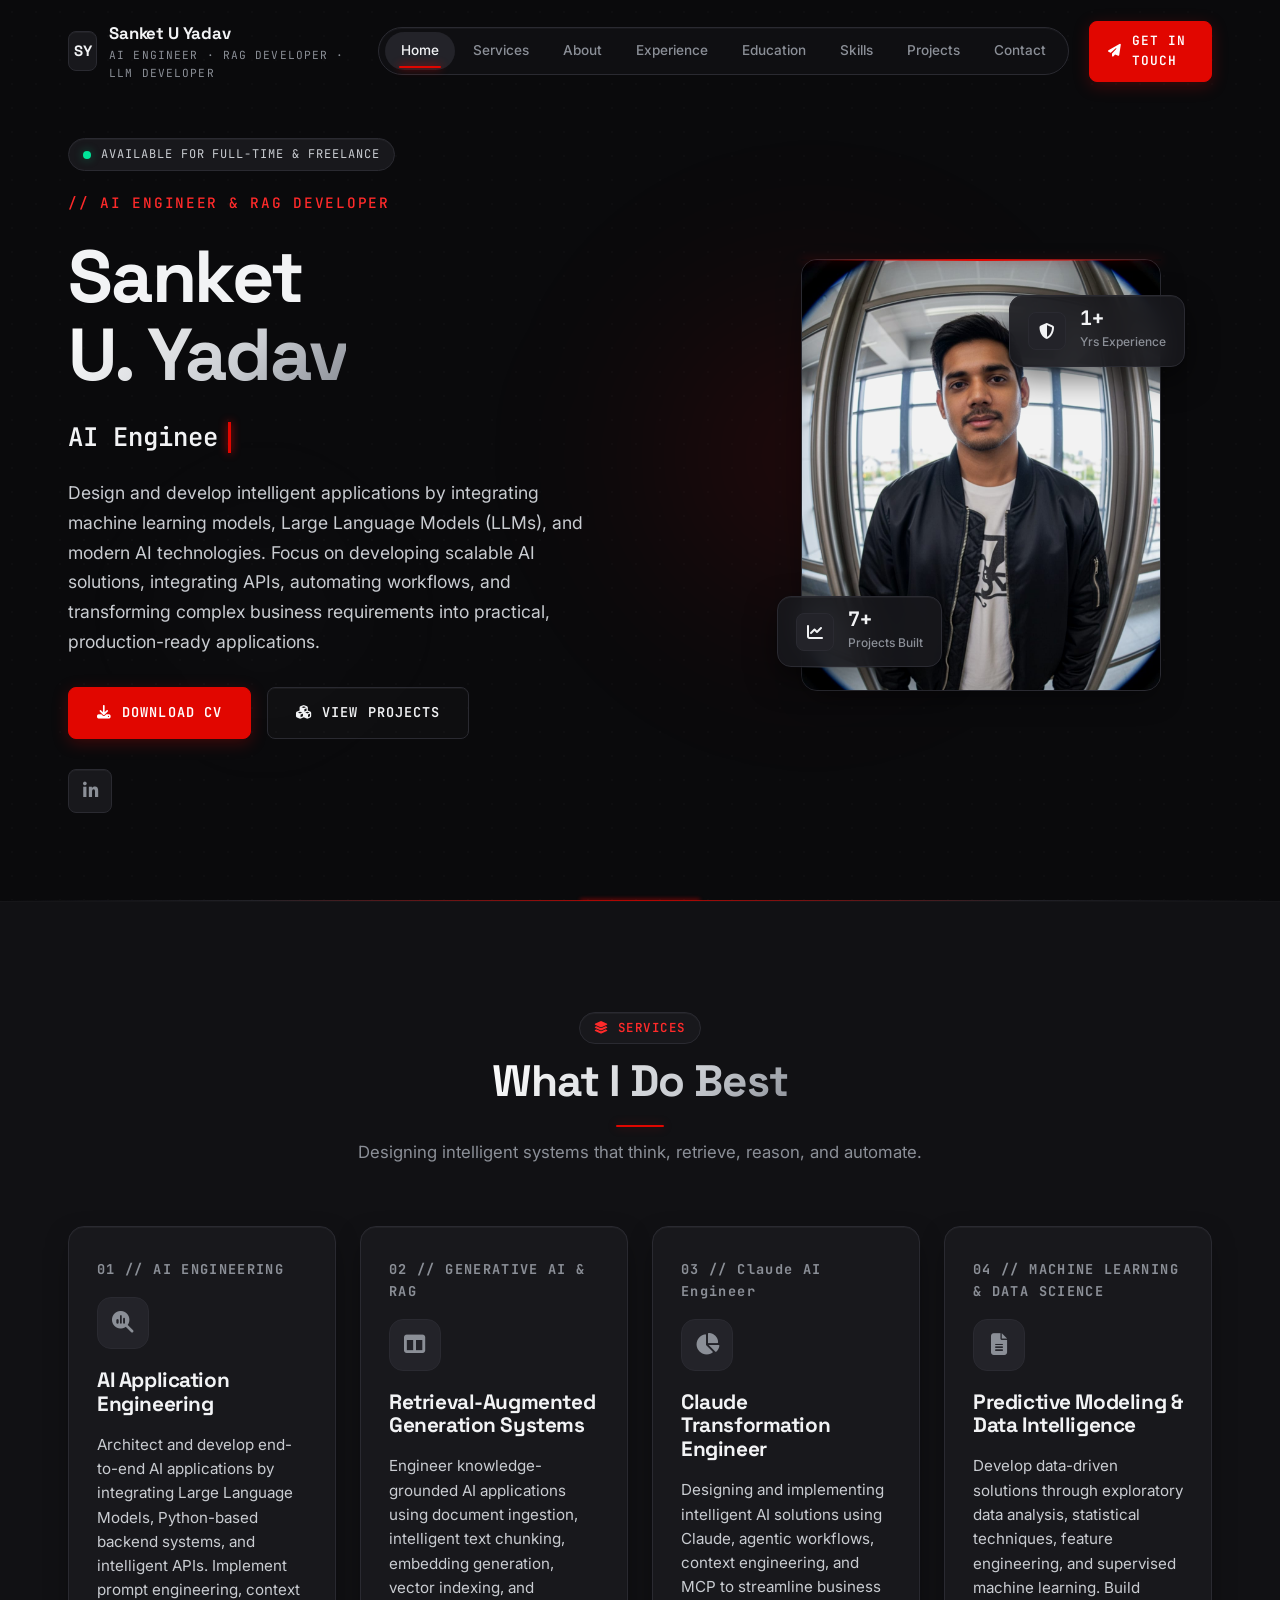
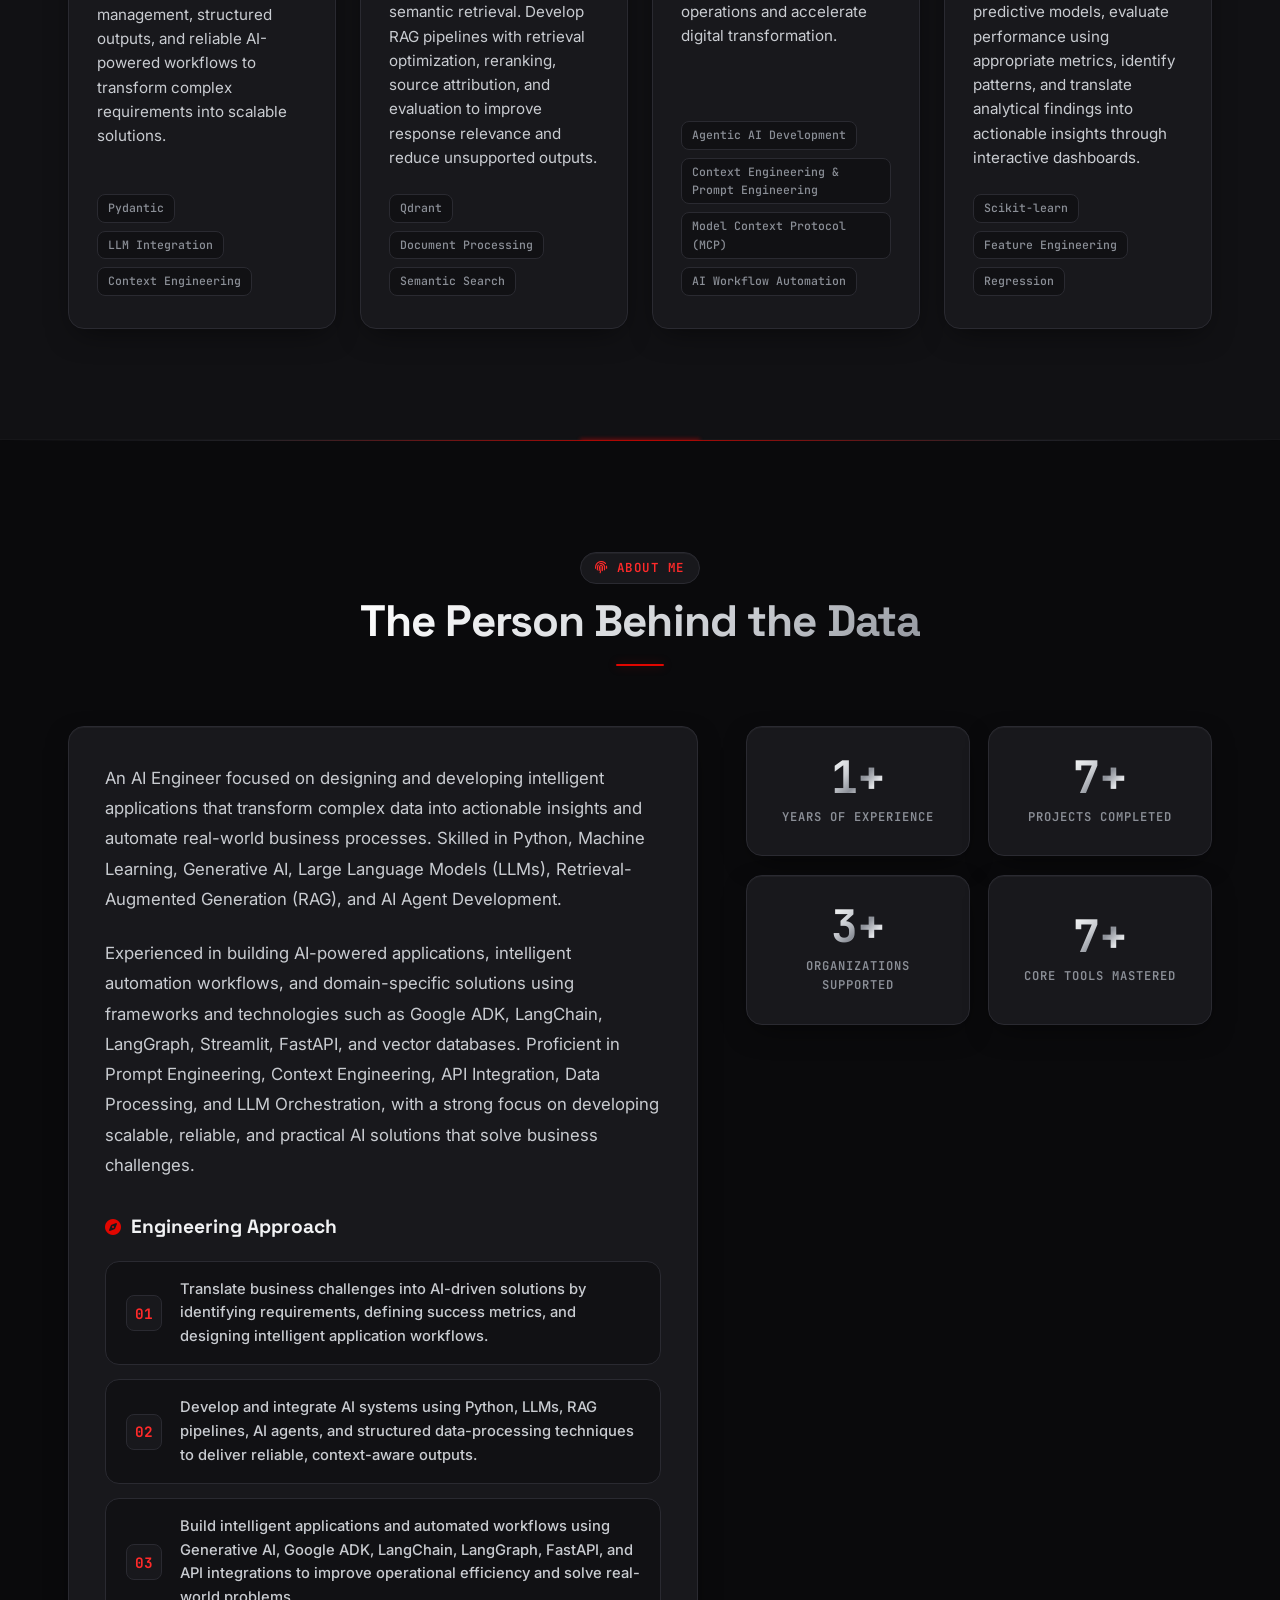
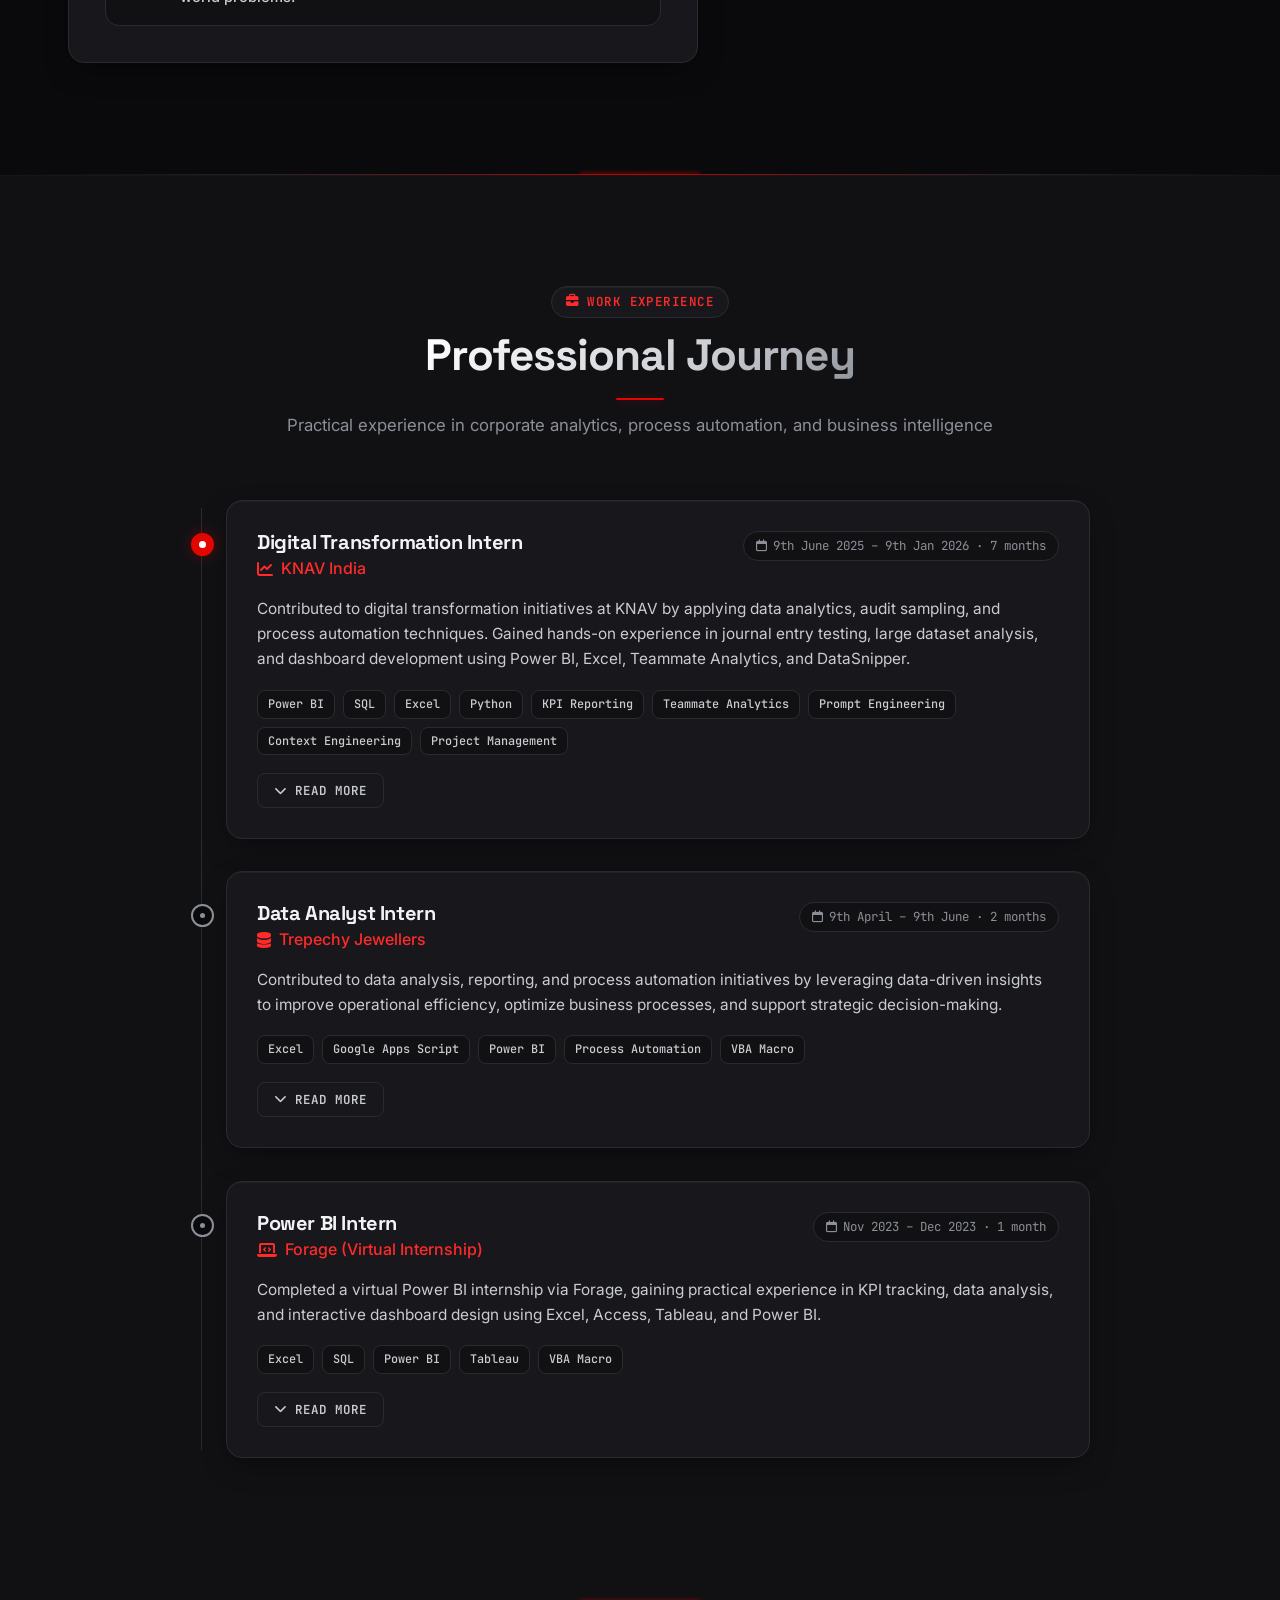
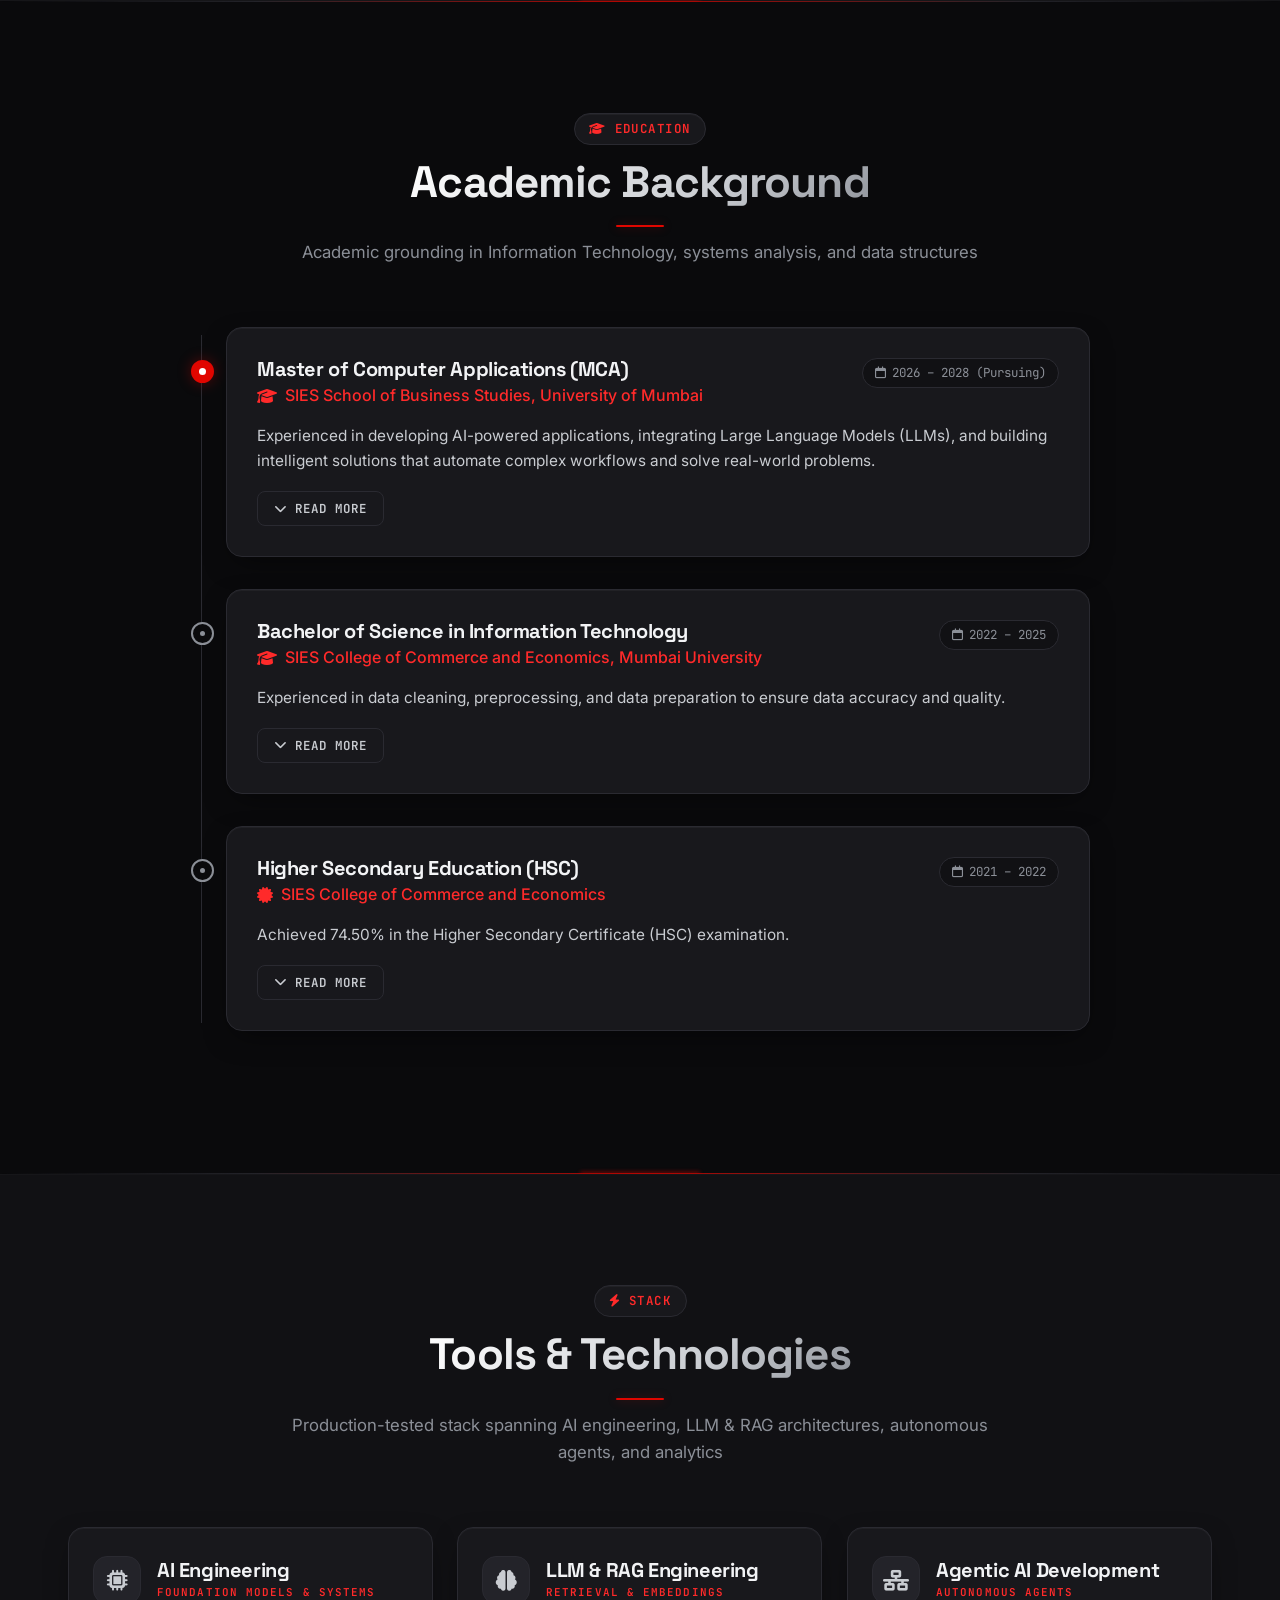
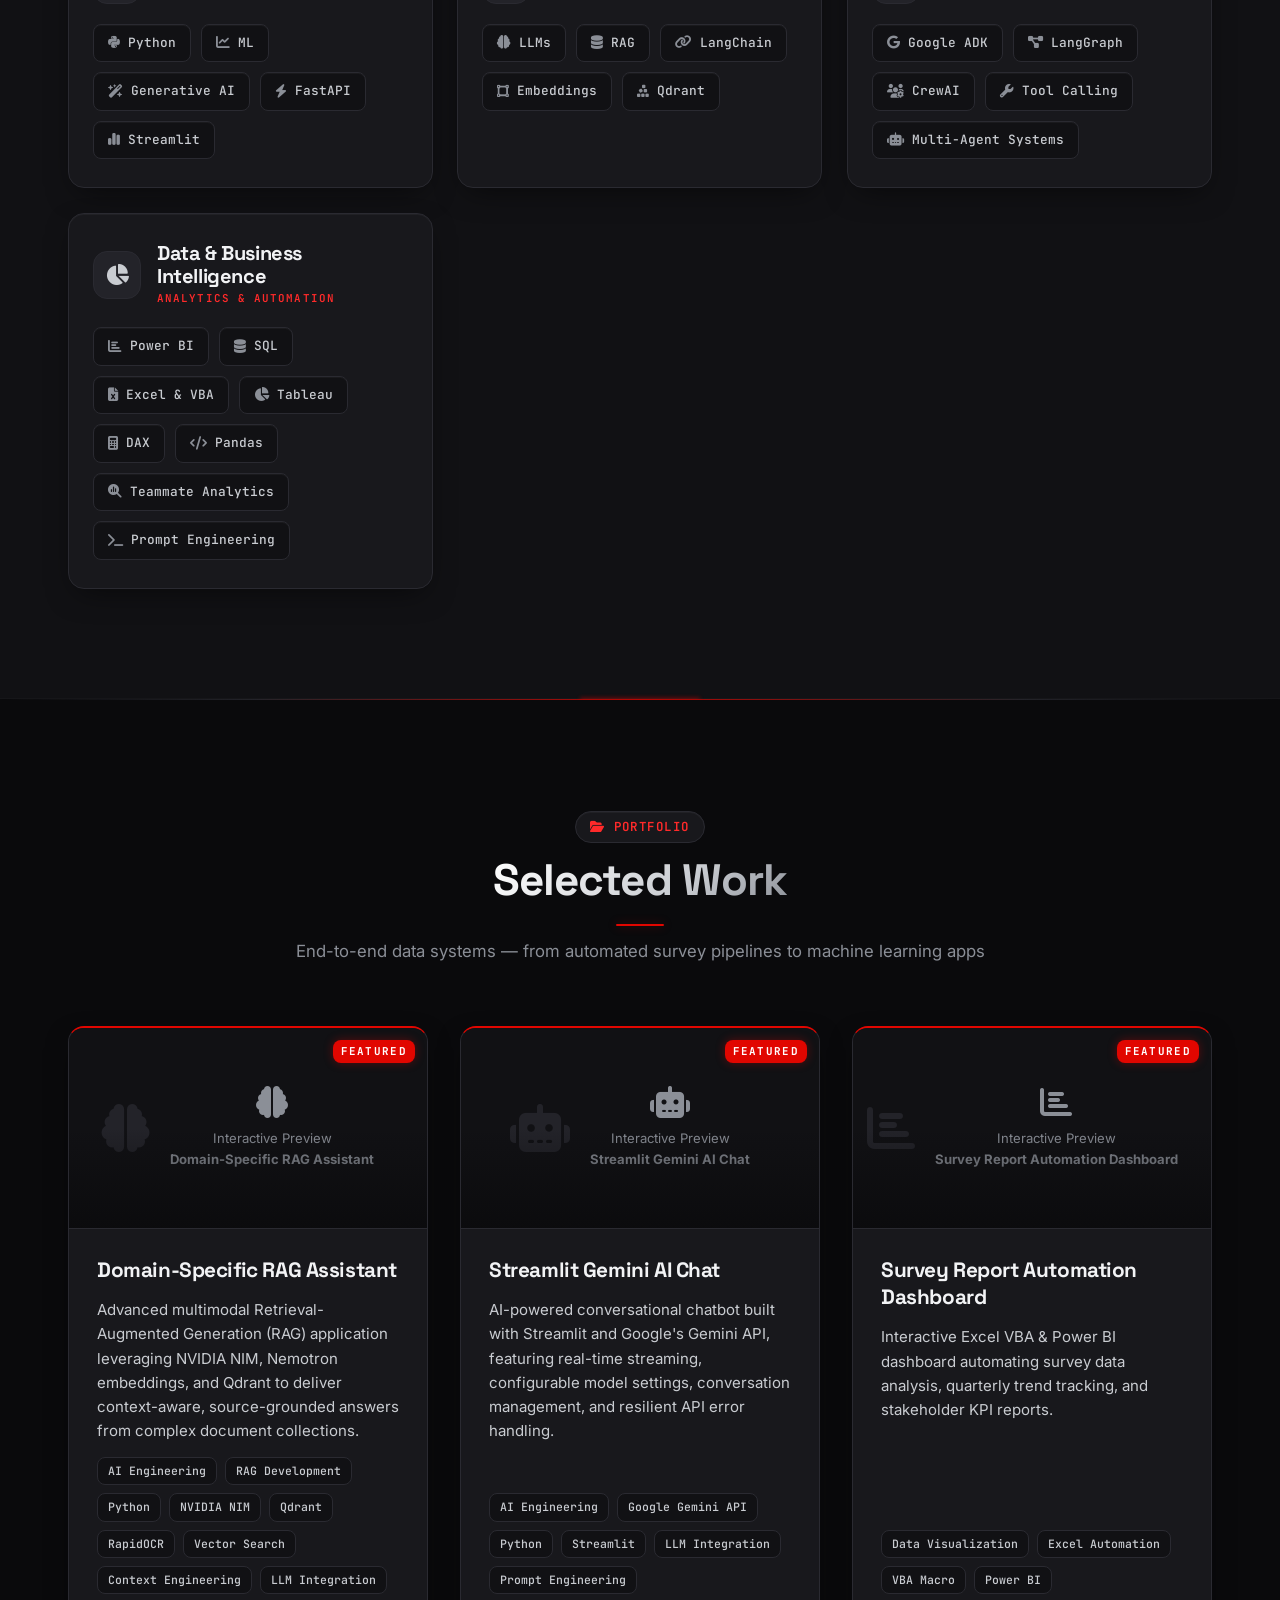
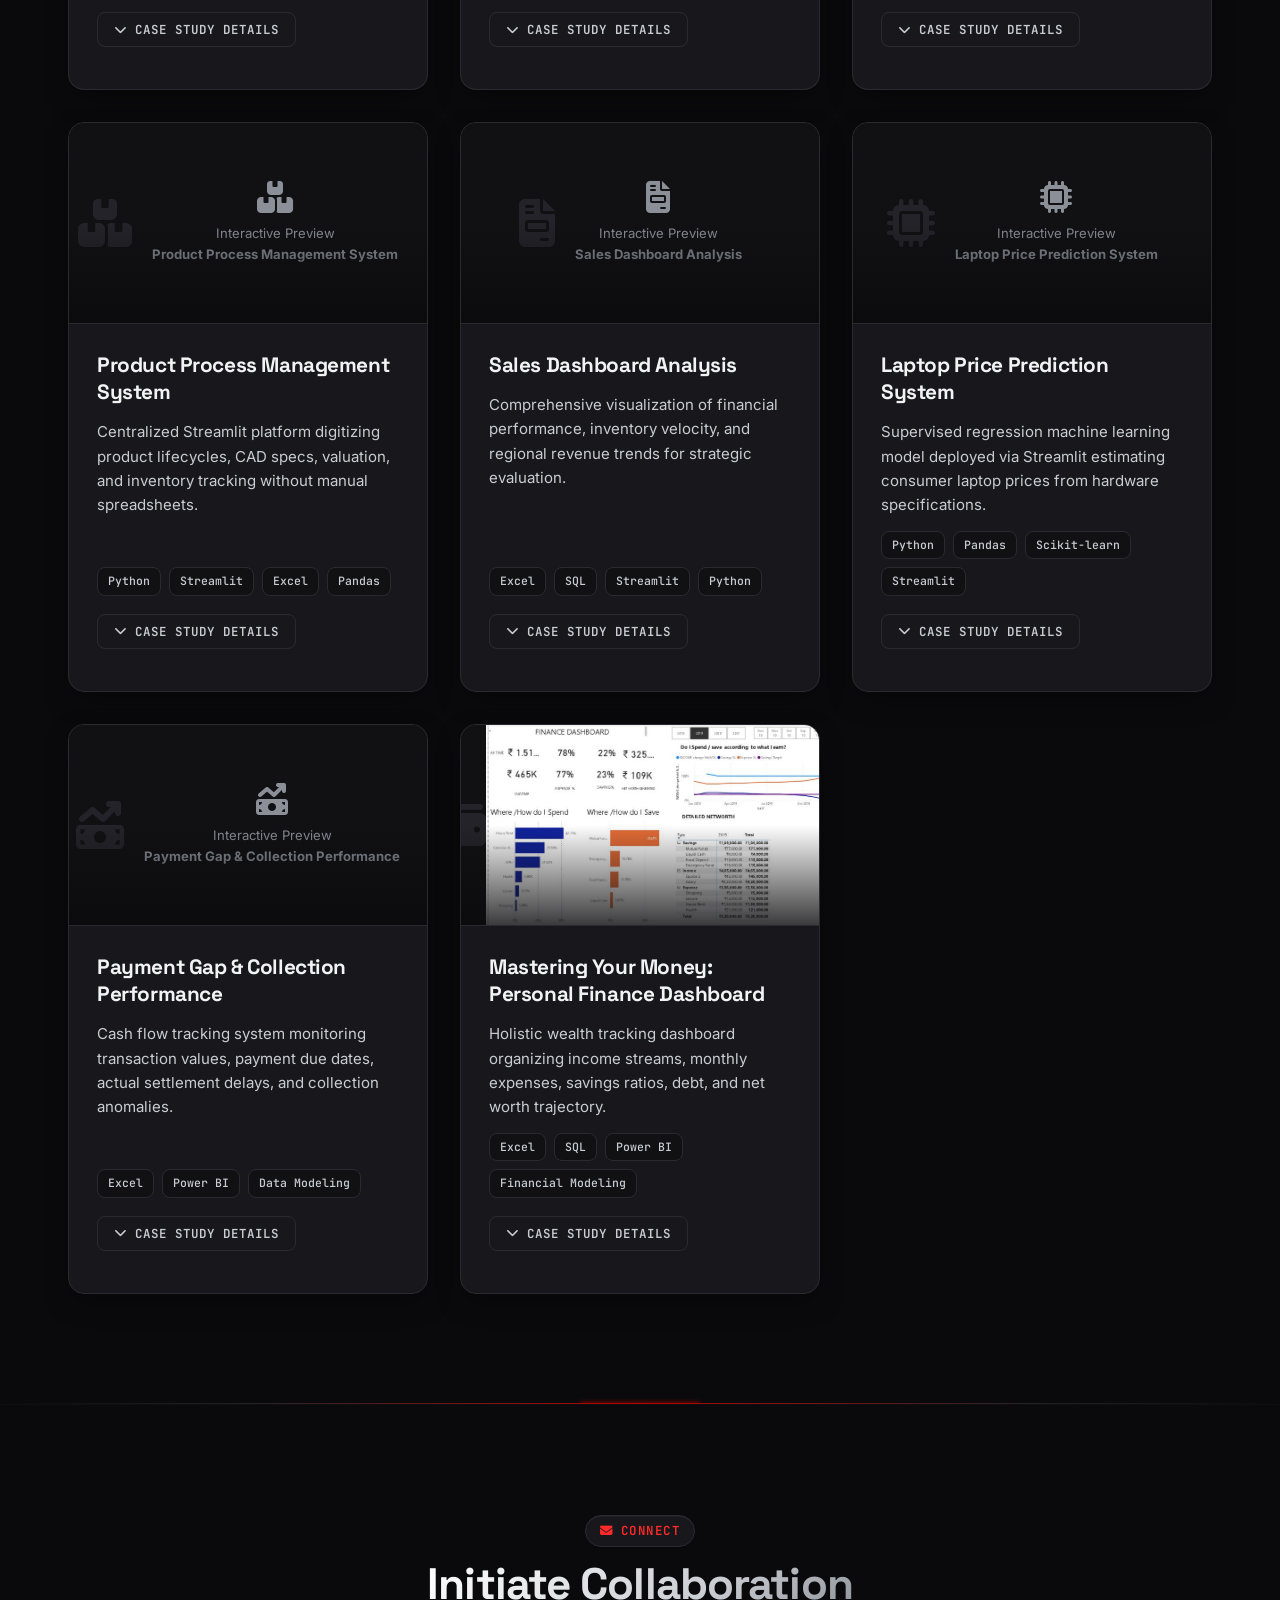
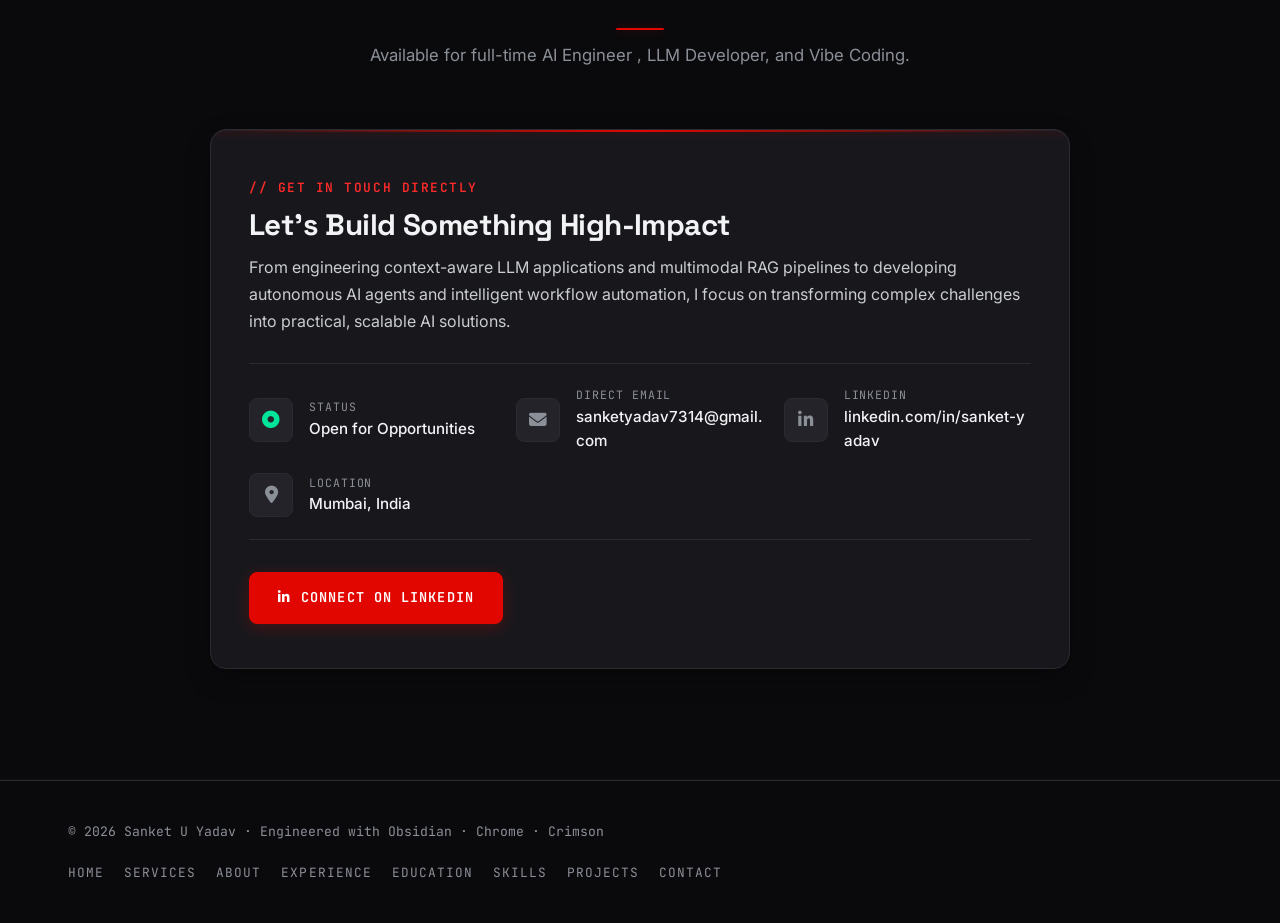
<file: index.html>
<!doctype html>
<html lang="en">

<head>
  <meta charset="UTF-8" />
  <meta name="viewport" content="width=device-width, initial-scale=1.0" />
  <title>Sanket U Yadav · AI Engineer &amp; Claude Transformation Engineer</title>
  <meta name="description"
    content="Portfolio of Sanket U Yadav — Data Analyst & BI Developer specializing in Power BI, SQL, Python, Excel automation, and executive dashboards." />

  <!-- Google Fonts: Inter, Space Grotesk, JetBrains Mono -->
  <link rel="preconnect" href="https://fonts.googleapis.com" />
  <link rel="preconnect" href="https://fonts.gstatic.com" crossorigin />
  <link
    href="https://fonts.googleapis.com/css2?family=Inter:wght@300;400;500;600;700&family=JetBrains+Mono:wght@400;500;600;700&family=Space+Grotesk:wght@500;600;700&display=swap"
    rel="stylesheet" />

  <!-- Font Awesome Icons -->
  <link rel="stylesheet" href="https://cdnjs.cloudflare.com/ajax/libs/font-awesome/6.5.0/css/all.min.css" />

  <!-- Obsidian · Chrome · Crimson Stylesheet -->
  <link rel="stylesheet" href="styles.css" />
</head>

<body>
  <!-- HEADER -->
  <header id="siteHeader">
    <div class="wrap">
      <div class="nav-row">
        <a href="#home" class="logo-link" aria-label="Home">
          <div class="logo-circle">SY</div>
          <div>
            <span class="logo-text">Sanket U Yadav</span>
            <span class="logo-sub">AI Engineer &middot; RAG Developer &middot; LLM Developer</span>
          </div>
        </a>

        <nav class="pill-nav" aria-label="Main Navigation">
          <a href="#home" class="active">Home</a>
          <a href="#services">Services</a>
          <a href="#about">About</a>
          <a href="#experience">Experience</a>
          <a href="#education">Education</a>
          <a href="#skills">Skills</a>
          <a href="#projects">Projects</a>
          <a href="#contact">Contact</a>
        </nav>

        <div class="nav-right">
          <a href="#contact" class="btn btn-primary nav-cta">
            <i class="fa-solid fa-paper-plane"></i> Get in Touch
          </a>
          <button class="ham" id="hamBtn" onclick="toggleNav()" aria-label="Toggle navigation menu">
            <span></span><span></span><span></span>
          </button>
        </div>
      </div>
    </div>
  </header>

  <!-- MOBILE NAVIGATION DRAWER -->
  <nav class="mob-nav" id="mobNav" aria-label="Mobile Navigation">
    <a href="#home" onclick="closeNav()">Home</a>
    <a href="#services" onclick="closeNav()">Services</a>
    <a href="#about" onclick="closeNav()">About</a>
    <a href="#experience" onclick="closeNav()">Work Experience</a>
    <a href="#education" onclick="closeNav()">Education</a>
    <a href="#skills" onclick="closeNav()">Skills</a>
    <a href="#projects" onclick="closeNav()">Projects</a>
    <a href="#contact" onclick="closeNav()">Contact</a>
  </nav>

  <!-- HERO SECTION -->
  <section id="home">
    <div class="hero-glow"></div>
    <div class="hero-glow-secondary"></div>
    <div class="wrap">
      <div class="hero-inner">
        <div class="hero-left">
          <div class="hero-status">
            <span class="hero-status-dot"></span>
            Available for full-time &amp; freelance
          </div>

          <span class="hero-greeting">// AI ENGINEER &amp; RAG DEVELOPER</span>

          <h1 class="hero-h1">
            Sanket<br />
            <span class="chrome-text">U. Yadav</span>
          </h1>

          <div class="hero-role">
            <span id="typedText">AI Engineer</span>
            <span class="typed-cursor"></span>
          </div>

          <p class="hero-desc">
            Design and develop intelligent applications by integrating machine learning models, Large Language Models
            (LLMs), and
            modern AI technologies. Focus on developing scalable AI solutions, integrating APIs, automating workflows,
            and
            transforming complex business requirements into practical, production-ready applications.
          </p>

          <div class="hero-ctas">
            <a href="Sanket Yadav Updated resume.pdf" class="btn btn-primary" download="Sanket_U_Yadav_Resume.pdf">
              <i class="fa-solid fa-download"></i> Download CV
            </a>
            <a href="#projects" class="btn btn-secondary">
              <i class="fa-solid fa-cubes"></i> View Projects
            </a>
          </div>

          <div class="hero-socials">
            <a href="https://www.linkedin.com/in/sanket-yadav-6a1a2b272/?skipRedirect=true" class="social-btn"
              target="_blank" rel="noopener noreferrer" aria-label="LinkedIn">
              <i class="fa-brands fa-linkedin-in"></i>
            </a>
          </div>
        </div>

        <div class="hero-right">
          <div class="pf-frame">
            <div class="pf-laser-border"></div>
            <div class="pf-bg">
              <img class="pf-img" src="profile.jpeg" alt="Sanket U Yadav" loading="eager" decoding="async" onerror="
                    this.style.display = 'none';
                    document.getElementById('pfSilhouette').style.display = 'flex';
                  " />
              <div class="pf-silhouette" id="pfSilhouette" style="display: none">
                <i class="fa-solid fa-user-tie"></i>
              </div>
            </div>

            <!-- Floating Stats Badges -->
            <div class="pf-badge">
              <div class="pf-badge-icon">
                <i class="fa-solid fa-chart-line"></i>
              </div>
              <div>
                <span class="pf-badge-num">7+</span>
                <span class="pf-badge-lbl">Projects Built</span>
              </div>
            </div>

            <div class="pf-badge-2">
              <div class="pf-badge-2-icon">
                <i class="fa-solid fa-shield-halved"></i>
              </div>
              <div>
                <span class="pf-badge-num">1+</span>
                <span class="pf-badge-lbl">Yrs Experience</span>
              </div>
            </div>
          </div>
        </div>
      </div>
    </div>
  </section>

  <div class="laser-divider"></div>

  <!-- SERVICES SECTION -->
  <section id="services">
    <div class="wrap">
      <div class="s-head">
        <div class="s-label">
          <i class="fa-solid fa-layer-group"></i> Services
        </div>
        <h2 class="chrome-text">What I Do Best</h2>
        <div class="s-laser"></div>
        <p>
          Designing intelligent systems that think, retrieve, reason, and automate.
        </p>
      </div>

      <div class="svc-grid">
        <div class="svc-card reveal">
          <div class="svc-num">01 // AI ENGINEERING</div>
          <div class="svc-icon">
            <i class="fa-solid fa-magnifying-glass-chart"></i>
          </div>
          <h3>AI Application Engineering</h3>
          <p>
            Architect and develop end-to-end AI applications by integrating Large Language Models, Python-based backend
            systems, and
            intelligent APIs. Implement prompt engineering, context management, structured outputs, and reliable
            AI-powered
            workflows to transform complex requirements into scalable solutions.
          </p>
          <div class="svc-pills">
            <span class="svc-pill">Pydantic</span>
            <span class="svc-pill">LLM Integration</span>
            <span class="svc-pill">Context Engineering</span>
          </div>
        </div>

        <div class="svc-card reveal">
          <div class="svc-num">02 // GENERATIVE AI & RAG</div>
          <div class="svc-icon">
            <i class="fa-solid fa-table-columns"></i>
          </div>
          <h3>Retrieval-Augmented Generation Systems</h3>
          <p>
            Engineer knowledge-grounded AI applications using document ingestion, intelligent text chunking, embedding
            generation,
            vector indexing, and semantic retrieval. Develop RAG pipelines with retrieval optimization, reranking,
            source
            attribution, and evaluation to improve response relevance and reduce unsupported outputs.
          </p>
          <div class="svc-pills">
            <span class="svc-pill">Qdrant</span>
            <span class="svc-pill">Document Processing</span>
            <span class="svc-pill">Semantic Search</span>
          </div>
        </div>

        <div class="svc-card reveal">
          <div class="svc-num">03 // Claude AI Engineer</div>
          <div class="svc-icon">
            <i class="fa-solid fa-chart-pie"></i>
          </div>
          <h3>Claude Transformation Engineer</h3>
          <p>
            Designing and implementing intelligent AI solutions using Claude, agentic workflows, context engineering,
            and MCP to
            streamline business operations and accelerate digital transformation.
          </p>
          <div class="svc-pills">
            <span class="svc-pill">Agentic AI Development</span>
            <span class="svc-pill">Context Engineering & Prompt Engineering</span>
            <span class="svc-pill">Model Context Protocol (MCP)</span>
            <span class="svc-pill">AI Workflow Automation</span>
          </div>
        </div>

        <div class="svc-card reveal">
          <div class="svc-num">04 // MACHINE LEARNING & DATA SCIENCE</div>
          <div class="svc-icon">
            <i class="fa-solid fa-file-lines"></i>
          </div>
          <h3>Predictive Modeling & Data Intelligence</h3>
          <p>
            Develop data-driven solutions through exploratory data analysis, statistical techniques, feature
            engineering, and
            supervised machine learning. Build predictive models, evaluate performance using appropriate metrics,
            identify patterns,
            and translate analytical findings into actionable insights through interactive dashboards.
          </p>
          <div class="svc-pills">
            <span class="svc-pill">Scikit-learn</span>
            <span class="svc-pill">Feature Engineering</span>
            <span class="svc-pill">Regression</span>
          </div>
        </div>
      </div>
    </div>
  </section>

  <div class="laser-divider"></div>

  <!-- ABOUT SECTION -->
  <section id="about">
    <div class="wrap">
      <div class="s-head">
        <div class="s-label">
          <i class="fa-solid fa-fingerprint"></i> About Me
        </div>
        <h2 class="chrome-text">The Person Behind the Data</h2>
        <div class="s-laser"></div>
      </div>

      <div class="about-grid">
        <div class="about-card reveal">
          <p class="about-p">
            An AI Engineer focused on designing and developing intelligent applications that transform complex data into
            actionable
            insights and automate real-world business processes. Skilled in Python, Machine Learning, Generative AI,
            Large Language
            Models (LLMs), Retrieval-Augmented Generation (RAG), and AI Agent Development.
          </p>
          <p class="about-p">
            Experienced in building AI-powered applications, intelligent automation workflows, and domain-specific
            solutions using
            frameworks and technologies such as Google ADK, LangChain, LangGraph, Streamlit, FastAPI, and vector
            databases.
            Proficient in Prompt Engineering, Context Engineering, API Integration, Data Processing, and LLM
            Orchestration, with a
            strong focus on developing scalable, reliable, and practical AI solutions that solve business challenges.
          </p>

          <div class="approach-title">
            <i class="fa-solid fa-compass"></i> Engineering Approach
          </div>

          <div class="approach-grid">
            <div class="app-card">
              <div class="app-num">01</div>
              <span class="app-txt">
                Translate business challenges into AI-driven solutions by identifying requirements, defining success
                metrics, and
                designing intelligent application workflows.
              </span>
            </div>
            <div class="app-card">
              <div class="app-num">02</div>
              <span class="app-txt">
                Develop and integrate AI systems using Python, LLMs, RAG pipelines, AI agents, and structured
                data-processing techniques
                to deliver reliable, context-aware outputs.
              </span>
            </div>
            <div class="app-card">
              <div class="app-num">03</div>
              <span class="app-txt">
                Build intelligent applications and automated workflows using Generative AI, Google ADK, LangChain,
                LangGraph, FastAPI,
                and API integrations to improve operational efficiency and solve real-world problems.
              </span>
            </div>
          </div>
        </div>

        <div class="stats-column">
          <div class="stat-item reveal">
            <span class="stat-num" data-target="1">0</span>
            <span class="stat-lbl">Years of Experience</span>
          </div>
          <div class="stat-item reveal">
            <span class="stat-num" data-target="7">0</span>
            <span class="stat-lbl">Projects Completed</span>
          </div>
          <div class="stat-item reveal">
            <span class="stat-num" data-target="3">0</span>
            <span class="stat-lbl">Organizations Supported</span>
          </div>
          <div class="stat-item reveal">
            <span class="stat-num" data-target="7">0</span>
            <span class="stat-lbl">Core Tools Mastered</span>
          </div>
        </div>
      </div>
    </div>
  </section>

  <div class="laser-divider"></div>

  <!-- EXPERIENCE SECTION -->
  <section id="experience">
    <div class="wrap">
      <div class="s-head">
        <div class="s-label">
          <i class="fa-solid fa-briefcase"></i> Work Experience
        </div>
        <h2 class="chrome-text">Professional Journey</h2>
        <div class="s-laser"></div>
        <p>
          Practical experience in corporate analytics, process automation, and
          business intelligence
        </p>
      </div>

      <div class="timeline" id="expContainer"></div>
    </div>
  </section>

  <div class="laser-divider"></div>

  <!-- EDUCATION SECTION -->
  <section id="education">
    <div class="wrap">
      <div class="s-head">
        <div class="s-label">
          <i class="fa-solid fa-graduation-cap"></i> Education
        </div>
        <h2 class="chrome-text">Academic Background</h2>
        <div class="s-laser"></div>
        <p>
          Academic grounding in Information Technology, systems analysis, and
          data structures
        </p>
      </div>

      <div class="timeline" id="eduContainer"></div>
    </div>
  </section>

  <div class="laser-divider"></div>

  <!-- SKILLS SECTION -->
  <section id="skills">
    <div class="wrap">
      <div class="s-head">
        <div class="s-label"><i class="fa-solid fa-bolt"></i> Stack</div>
        <h2 class="chrome-text">Tools &amp; Technologies</h2>
        <div class="s-laser"></div>
        <p>
          Production-tested stack spanning AI engineering, LLM &amp; RAG architectures, autonomous agents, and analytics
        </p>
      </div>

      <div class="skills-grid" id="skillsContainer"></div>
    </div>
  </section>

  <div class="laser-divider"></div>

  <!-- PROJECTS SECTION -->
  <section id="projects">
    <div class="wrap">
      <div class="s-head">
        <div class="s-label">
          <i class="fa-solid fa-folder-open"></i> Portfolio
        </div>
        <h2 class="chrome-text">Selected Work</h2>
        <div class="s-laser"></div>
        <p>
          End-to-end data systems — from automated survey pipelines to machine
          learning apps
        </p>
      </div>

      <div class="proj-grid" id="projContainer"></div>
    </div>
  </section>

  <div class="laser-divider"></div>

  <!-- CONTACT SECTION -->
  <section id="contact">
    <div class="wrap">
      <div class="s-head">
        <div class="s-label">
          <i class="fa-solid fa-envelope"></i> Connect
        </div>
        <h2 class="chrome-text">Initiate Collaboration</h2>
        <div class="s-laser"></div>
        <p>
          Available for full-time AI Engineer , LLM Developer, and
          Vibe Coding.
        </p>
      </div>

      <div class="contact-container">
        <div class="contact-info-card reveal">
          <div class="contact-card-top">
            <span class="mono-label" style="color: var(--crimson-400);">// GET IN TOUCH DIRECTLY</span>
            <h3>Let's Build Something High-Impact</h3>
            <p>
              From engineering context-aware LLM applications and multimodal RAG pipelines to developing autonomous AI
              agents and intelligent workflow automation, I focus on transforming complex challenges into practical,
              scalable AI solutions.
            </p>
          </div>

          <div class="contact-grid-details">
            <div class="contact-detail-item">
              <div class="contact-icon-box">
                <i class="fa-solid fa-circle-dot" style="color: var(--status-active);"></i>
              </div>
              <div class="contact-text-wrap">
                <span class="contact-text-lbl">Status</span>
                <span class="contact-text-val">Open for Opportunities</span>
              </div>
            </div>

            <div class="contact-detail-item">
              <div class="contact-icon-box">
                <i class="fa-solid fa-envelope"></i>
              </div>
              <div class="contact-text-wrap">
                <span class="contact-text-lbl">Direct Email</span>
                <a href="mailto:sanketyadav7314@gmail.com" class="contact-text-val">
                  sanketyadav7314@gmail.com
                </a>
              </div>
            </div>

            <div class="contact-detail-item">
              <div class="contact-icon-box">
                <i class="fa-brands fa-linkedin-in"></i>
              </div>
              <div class="contact-text-wrap">
                <span class="contact-text-lbl">LinkedIn</span>
                <a href="https://www.linkedin.com/in/sanket-yadav-6a1a2b272/?skipRedirect=true" target="_blank"
                  rel="noopener noreferrer" class="contact-text-val">
                  linkedin.com/in/sanket-yadav
                </a>
              </div>
            </div>

            <div class="contact-detail-item">
              <div class="contact-icon-box">
                <i class="fa-solid fa-location-dot"></i>
              </div>
              <div class="contact-text-wrap">
                <span class="contact-text-lbl">Location</span>
                <span class="contact-text-val">Mumbai, India</span>
              </div>
            </div>
          </div>

          <div class="contact-actions">
            <a href="https://www.linkedin.com/in/sanket-yadav-6a1a2b272/?skipRedirect=true" target="_blank"
              rel="noopener noreferrer" class="btn btn-primary">
              <i class="fa-brands fa-linkedin-in"></i> Connect on LinkedIn
            </a>
          </div>
        </div>
      </div>
    </div>
  </section>

  <!-- FOOTER -->
  <footer>
    <div class="wrap">
      <div class="footer-inner">
        <p class="footer-copy">
          &copy; 2026 Sanket U Yadav &middot; Engineered with Obsidian &middot; Chrome &middot; Crimson
        </p>
        <div class="footer-links">
          <a href="#home">Home</a>
          <a href="#services">Services</a>
          <a href="#about">About</a>
          <a href="#experience">Experience</a>
          <a href="#education">Education</a>
          <a href="#skills">Skills</a>
          <a href="#projects">Projects</a>
          <a href="#contact">Contact</a>
        </div>
      </div>
    </div>
  </footer>

  <!-- Main Logic Script -->
  <script src="scripts.js"></script>
</body>

</html>
</file>
<file: styles.css>
/* ==========================================================================
   OBSIDIAN · CHROME · CRIMSON DESIGN SYSTEM
   Brand Personality: Precise, High-Performance, Engineered, Confident
   Color Balance: 70% Obsidian · 25% Chrome · 5% Crimson Accent
   ========================================================================== */

:root {
  /* Obsidian Palette (70% - Backgrounds & Surfaces) */
  --obsidian-950: #0A0A0C;
  --obsidian-900: #111114;
  --obsidian-800: #18181C;
  --obsidian-700: #232329;
  --border: #2A2A31;
  --border-light: rgba(255, 255, 255, 0.08);
  --border-crimson: rgba(225, 6, 0, 0.4);

  /* Chrome Palette (25% - Text, Hairlines, Icons) */
  --chrome-100: #F2F3F5;
  --chrome-300: #C9CCD1;
  --chrome-500: #8B8F97;
  --chrome-gradient: linear-gradient(135deg, #FFFFFF 0%, #C9CCD1 35%, #8B8F97 55%, #E6E8EB 75%, #9EA2A9 100%);
  --chrome-gradient-subtle: linear-gradient(135deg, #F2F3F5 0%, #8B8F97 100%);

  /* Crimson Palette (5% Max - Accent, Focus, Key CTAs) */
  --crimson-500: #E10600;
  --crimson-400: #FF2A2A;
  --crimson-glow: rgba(225, 6, 0, 0.35);
  --crimson-glow-soft: rgba(225, 6, 0, 0.18);
  --crimson-subtle: rgba(225, 6, 0, 0.08);

  /* Functional Status */
  --status-active: #00E599;
  --status-glow: rgba(0, 229, 153, 0.35);

  /* Typography */
  --font-heading: 'Space Grotesk', -apple-system, BlinkMacSystemFont, 'Segoe UI', Roboto, sans-serif;
  --font-body: 'Inter', -apple-system, BlinkMacSystemFont, 'Segoe UI', Roboto, sans-serif;
  --font-mono: 'JetBrains Mono', SFMono-Regular, Menlo, Monaco, Consolas, monospace;

  /* Geometry & Elevation */
  --radius-sm: 8px;
  --radius-md: 14px;
  --radius-lg: 16px;
  --radius-full: 9999px;
  --card-highlight: inset 0 1px 0 rgba(255, 255, 255, 0.04);
  --card-shadow: 0 10px 30px -10px rgba(0, 0, 0, 0.6);
  --card-shadow-hover: 0 16px 40px -10px rgba(0, 0, 0, 0.8), 0 0 24px rgba(225, 6, 0, 0.12);

  /* Transitions */
  --t-fast: 200ms cubic-bezier(0.16, 1, 0.3, 1);
  --t-smooth: 350ms cubic-bezier(0.16, 1, 0.3, 1);
  --t-slow: 600ms cubic-bezier(0.16, 1, 0.3, 1);
}

/* Base Reset & Invariants */
*, *::before, *::after {
  box-sizing: border-box;
  margin: 0;
  padding: 0;
}

html {
  scroll-behavior: smooth;
  font-size: 16px;
  background-color: var(--obsidian-950);
  color: var(--chrome-300);
  text-rendering: optimizeLegibility;
  -webkit-font-smoothing: antialiased;
  -moz-osx-font-smoothing: grayscale;
}

body {
  font-family: var(--font-body);
  background-color: var(--obsidian-950);
  color: var(--chrome-300);
  line-height: 1.6;
  overflow-x: hidden;
  position: relative;
  min-height: 100vh;
}

/* Subtle Engineered Grain Overlay */
body::before {
  content: "";
  position: fixed;
  top: 0;
  left: 0;
  right: 0;
  bottom: 0;
  background-image: radial-gradient(rgba(255, 255, 255, 0.02) 1px, transparent 1px);
  background-size: 24px 24px;
  pointer-events: none;
  z-index: 1;
}

/* Scrollbar */
::-webkit-scrollbar {
  width: 6px;
}
::-webkit-scrollbar-track {
  background: var(--obsidian-950);
}
::-webkit-scrollbar-thumb {
  background: var(--obsidian-700);
  border-radius: var(--radius-full);
  border: 1px solid var(--border);
}
::-webkit-scrollbar-thumb:hover {
  background: var(--chrome-500);
}

/* Selection */
::selection {
  background: var(--crimson-500);
  color: var(--chrome-100);
}

/* Container */
.wrap {
  width: 100%;
  max-width: 1200px;
  margin: 0 auto;
  padding: 0 28px;
  position: relative;
  z-index: 2;
}

/* Links & Media */
a {
  color: inherit;
  text-decoration: none;
  transition: color var(--t-fast);
}

img, video {
  max-width: 100%;
  height: auto;
  display: block;
}

/* Typography Hierarchy */
h1, h2, h3, h4, h5, h6 {
  font-family: var(--font-heading);
  color: var(--chrome-100);
  font-weight: 700;
  letter-spacing: -0.02em;
  line-height: 1.15;
}

h1 {
  font-size: clamp(2.5rem, 6vw, 4.5rem);
}

h2 {
  font-size: clamp(1.75rem, 4vw, 2.75rem);
}

h3 {
  font-size: clamp(1.2rem, 2.5vw, 1.5rem);
}

p {
  color: var(--chrome-300);
  font-size: 1rem;
  line-height: 1.65;
}

.mono-label {
  font-family: var(--font-mono);
  font-size: 0.8rem;
  font-weight: 600;
  letter-spacing: 0.12em;
  text-transform: uppercase;
  color: var(--chrome-500);
}

/* Chrome Gradient Text Utility */
.chrome-text {
  background: var(--chrome-gradient);
  -webkit-background-clip: text;
  background-clip: text;
  -webkit-text-fill-color: transparent;
  display: inline-block;
  background-size: 200% auto;
  transition: background-position 1.2s ease-in-out;
}

.chrome-text:hover {
  background-position: right center;
}

/* Laser Line Separators */
.laser-divider {
  width: 100%;
  height: 1px;
  background: linear-gradient(90deg, transparent 0%, var(--border) 20%, var(--crimson-500) 50%, var(--border) 80%, transparent 100%);
  position: relative;
  margin: 0;
  opacity: 0.8;
}

.laser-divider::after {
  content: "";
  position: absolute;
  top: -1px;
  left: 50%;
  transform: translateX(-50%);
  width: 120px;
  height: 3px;
  background: var(--crimson-500);
  filter: blur(2px);
  opacity: 0.7;
}

/* Buttons */
.btn {
  display: inline-flex;
  align-items: center;
  justify-content: center;
  gap: 10px;
  font-family: var(--font-mono);
  font-size: 0.85rem;
  font-weight: 600;
  letter-spacing: 0.08em;
  text-transform: uppercase;
  padding: 14px 28px;
  border-radius: var(--radius-sm);
  cursor: pointer;
  border: 1px solid transparent;
  transition: all var(--t-fast);
  position: relative;
  user-select: none;
}

.btn-primary {
  background: var(--crimson-500);
  color: #FFFFFF;
  border-color: var(--crimson-500);
  box-shadow: 0 4px 16px rgba(225, 6, 0, 0.25);
}

.btn-primary:hover {
  background: var(--crimson-400);
  border-color: var(--crimson-400);
  box-shadow: 0 0 28px var(--crimson-glow);
  transform: translateY(-2px);
}

.btn-secondary {
  background: rgba(255, 255, 255, 0.02);
  color: var(--chrome-100);
  border-color: var(--border);
  box-shadow: var(--card-highlight);
}

.btn-secondary:hover {
  border-color: var(--chrome-300);
  background: var(--obsidian-800);
  color: #FFFFFF;
  transform: translateY(-2px);
}

.btn:focus-visible {
  outline: none;
  box-shadow: 0 0 0 3px var(--crimson-glow);
}

/* ==========================================================================
   HEADER & NAVIGATION
   ========================================================================== */
#siteHeader {
  position: fixed;
  top: 0;
  left: 0;
  right: 0;
  z-index: 1000;
  padding: 20px 0;
  transition: all var(--t-smooth);
  border-bottom: 1px solid transparent;
}

#siteHeader.scrolled {
  padding: 12px 0;
  background: rgba(10, 10, 12, 0.85);
  backdrop-filter: blur(16px);
  -webkit-backdrop-filter: blur(16px);
  border-bottom-color: var(--border);
  box-shadow: 0 10px 30px rgba(0, 0, 0, 0.4);
}

.nav-row {
  display: flex;
  align-items: center;
  justify-content: space-between;
  gap: 20px;
}

.logo-link {
  display: flex;
  align-items: center;
  gap: 12px;
  text-decoration: none;
}

.logo-circle {
  width: 40px;
  height: 40px;
  background: var(--obsidian-800);
  border: 1px solid var(--border);
  border-radius: var(--radius-sm);
  display: flex;
  align-items: center;
  justify-content: center;
  font-family: var(--font-heading);
  font-weight: 700;
  font-size: 15px;
  color: var(--chrome-100);
  box-shadow: var(--card-highlight);
  position: relative;
  transition: all var(--t-fast);
}

.logo-circle::before {
  content: "";
  position: absolute;
  top: 0;
  left: 0;
  width: 100%;
  height: 2px;
  background: var(--crimson-500);
  opacity: 0;
  transition: opacity var(--t-fast);
}

.logo-link:hover .logo-circle {
  border-color: var(--crimson-500);
  box-shadow: 0 0 16px var(--crimson-glow-soft);
}

.logo-link:hover .logo-circle::before {
  opacity: 1;
}

.logo-text {
  font-family: var(--font-heading);
  font-weight: 700;
  font-size: 1.05rem;
  color: var(--chrome-100);
  letter-spacing: -0.01em;
}

.logo-sub {
  font-family: var(--font-mono);
  font-size: 0.7rem;
  color: var(--chrome-500);
  text-transform: uppercase;
  letter-spacing: 0.1em;
  display: block;
}

.pill-nav {
  background: rgba(17, 17, 20, 0.8);
  border: 1px solid var(--border);
  border-radius: var(--radius-full);
  padding: 4px 6px;
  display: flex;
  gap: 2px;
  box-shadow: var(--card-highlight);
}

.pill-nav a {
  color: var(--chrome-500);
  font-family: var(--font-body);
  font-size: 0.85rem;
  font-weight: 500;
  padding: 8px 16px;
  border-radius: var(--radius-full);
  transition: all var(--t-fast);
  position: relative;
}

.pill-nav a:hover {
  color: var(--chrome-100);
}

.pill-nav a.active {
  color: var(--chrome-100);
  background: var(--obsidian-700);
}

.pill-nav a.active::after {
  content: "";
  position: absolute;
  bottom: 2px;
  left: 20%;
  width: 60%;
  height: 2px;
  background: var(--crimson-500);
  box-shadow: 0 0 8px var(--crimson-500);
  border-radius: 2px;
}

.nav-right {
  display: flex;
  align-items: center;
  gap: 12px;
}

.nav-cta {
  padding: 9px 18px;
  font-size: 0.8rem;
}

/* Mobile Hamburger */
.ham {
  display: none;
  flex-direction: column;
  justify-content: center;
  align-items: center;
  width: 40px;
  height: 40px;
  background: var(--obsidian-800);
  border: 1px solid var(--border);
  border-radius: var(--radius-sm);
  cursor: pointer;
  gap: 5px;
  padding: 0;
  transition: all var(--t-fast);
}

.ham span {
  width: 20px;
  height: 2px;
  background: var(--chrome-300);
  transition: all var(--t-fast);
  border-radius: 1px;
}

.ham.active span:nth-child(1) {
  transform: translateY(7px) rotate(45deg);
  background: var(--crimson-500);
}
.ham.active span:nth-child(2) {
  opacity: 0;
}
.ham.active span:nth-child(3) {
  transform: translateY(-7px) rotate(-45deg);
  background: var(--crimson-500);
}

/* Mobile Nav Drawer */
.mob-nav {
  position: fixed;
  top: 76px;
  left: 0;
  right: 0;
  background: rgba(10, 10, 12, 0.96);
  backdrop-filter: blur(20px);
  -webkit-backdrop-filter: blur(20px);
  border-bottom: 1px solid var(--border);
  padding: 24px;
  display: flex;
  flex-direction: column;
  gap: 12px;
  transform: translateY(-110%);
  opacity: 0;
  visibility: hidden;
  transition: all var(--t-smooth);
  z-index: 999;
}

.mob-nav.open {
  transform: translateY(0);
  opacity: 1;
  visibility: visible;
  box-shadow: 0 20px 40px rgba(0, 0, 0, 0.6);
}

.mob-nav a {
  font-family: var(--font-heading);
  font-size: 1.15rem;
  font-weight: 600;
  color: var(--chrome-300);
  padding: 12px 16px;
  border-radius: var(--radius-sm);
  border: 1px solid transparent;
  transition: all var(--t-fast);
}

.mob-nav a:hover, .mob-nav a.active {
  color: var(--chrome-100);
  background: var(--obsidian-800);
  border-color: var(--border);
  border-left-color: var(--crimson-500);
}

/* ==========================================================================
   HERO SECTION
   ========================================================================== */
#home {
  position: relative;
  min-height: 100vh;
  display: flex;
  align-items: center;
  padding: 130px 0 80px;
  background: var(--obsidian-950);
  overflow: hidden;
}

/* Faint Crimson Radial Glow behind Hero */
.hero-glow {
  position: absolute;
  top: 20%;
  right: 15%;
  width: 550px;
  height: 550px;
  background: radial-gradient(circle, rgba(225, 6, 0, 0.12) 0%, rgba(225, 6, 0, 0.03) 45%, transparent 70%);
  filter: blur(60px);
  pointer-events: none;
  z-index: 1;
}

.hero-glow-secondary {
  position: absolute;
  bottom: 10%;
  left: 5%;
  width: 400px;
  height: 400px;
  background: radial-gradient(circle, rgba(255, 255, 255, 0.02) 0%, transparent 60%);
  filter: blur(50px);
  pointer-events: none;
  z-index: 1;
}

.hero-inner {
  display: grid;
  grid-template-columns: 1.15fr 0.85fr;
  align-items: center;
  gap: 56px;
  width: 100%;
}

.hero-left {
  display: flex;
  flex-direction: column;
  gap: 20px;
  z-index: 2;
}

/* Status Pill */
.hero-status {
  display: inline-flex;
  align-items: center;
  gap: 10px;
  background: var(--obsidian-800);
  border: 1px solid var(--border);
  padding: 6px 14px;
  border-radius: var(--radius-full);
  font-family: var(--font-mono);
  font-size: 0.75rem;
  letter-spacing: 0.08em;
  text-transform: uppercase;
  color: var(--chrome-300);
  width: fit-content;
  box-shadow: var(--card-highlight);
}

.hero-status-dot {
  width: 8px;
  height: 8px;
  background-color: var(--status-active);
  border-radius: 50%;
  box-shadow: 0 0 10px var(--status-glow);
  animation: statusPulse 2s infinite ease-in-out;
}

@keyframes statusPulse {
  0%, 100% { transform: scale(1); opacity: 1; }
  50% { transform: scale(1.3); opacity: 0.6; }
}

.hero-greeting {
  font-family: var(--font-mono);
  font-size: 0.9rem;
  font-weight: 500;
  letter-spacing: 0.12em;
  color: var(--crimson-400);
  text-transform: uppercase;
}

.hero-h1 {
  font-size: clamp(2.8rem, 6.2vw, 4.6rem);
  line-height: 1.05;
  font-weight: 700;
  letter-spacing: -0.03em;
  margin: 4px 0;
}

.hero-role {
  display: flex;
  align-items: center;
  gap: 8px;
  font-family: var(--font-mono);
  font-size: clamp(1.15rem, 2.5vw, 1.6rem);
  color: var(--chrome-100);
  font-weight: 600;
  min-height: 38px;
}

.typed-cursor {
  display: inline-block;
  width: 3px;
  height: 1.2em;
  background: var(--crimson-500);
  margin-left: 2px;
  animation: blink 0.9s infinite;
  box-shadow: 0 0 8px var(--crimson-500);
}

@keyframes blink {
  0%, 100% { opacity: 1; }
  50% { opacity: 0; }
}

.hero-desc {
  font-size: 1.1rem;
  color: var(--chrome-300);
  max-width: 540px;
  line-height: 1.7;
}

.hero-ctas {
  display: flex;
  flex-wrap: wrap;
  gap: 16px;
  margin-top: 10px;
}

.hero-socials {
  display: flex;
  align-items: center;
  gap: 12px;
  margin-top: 10px;
}

.social-btn {
  width: 44px;
  height: 44px;
  display: flex;
  align-items: center;
  justify-content: center;
  background: var(--obsidian-800);
  border: 1px solid var(--border);
  border-radius: var(--radius-sm);
  color: var(--chrome-500);
  font-size: 1.1rem;
  transition: all var(--t-fast);
  box-shadow: var(--card-highlight);
}

.social-btn:hover {
  color: var(--crimson-500);
  border-color: var(--border-crimson);
  transform: translateY(-3px);
  box-shadow: 0 6px 20px rgba(225, 6, 0, 0.15);
}

/* Profile Photo Frame (Precision Engineered Chrome/Obsidian) */
.hero-right {
  display: flex;
  justify-content: center;
  align-items: center;
  position: relative;
  z-index: 2;
}

.pf-frame {
  position: relative;
  width: 360px;
  max-width: 100%;
}

.pf-bg {
  position: relative;
  background: var(--obsidian-900);
  border: 1px solid var(--border);
  border-radius: var(--radius-lg);
  overflow: hidden;
  box-shadow: var(--card-shadow), var(--card-highlight);
  aspect-ratio: 4 / 4.8;
  display: flex;
  align-items: center;
  justify-content: center;
  transition: border-color var(--t-smooth);
}

.pf-frame:hover .pf-bg {
  border-color: var(--border-crimson);
}

.pf-img {
  width: 100%;
  height: 100%;
  object-fit: cover;
  filter: contrast(1.05) brightness(0.95);
  transition: transform var(--t-smooth), filter var(--t-smooth);
}

.pf-frame:hover .pf-img {
  transform: scale(1.03);
  filter: contrast(1.1) brightness(1);
}

.pf-laser-border {
  position: absolute;
  top: 0;
  left: 0;
  right: 0;
  height: 2px;
  background: linear-gradient(90deg, transparent, var(--crimson-500), transparent);
  box-shadow: 0 0 10px var(--crimson-glow);
  z-index: 4;
}

.pf-silhouette {
  width: 100%;
  height: 100%;
  display: flex;
  align-items: center;
  justify-content: center;
  background: var(--obsidian-800);
  color: var(--chrome-500);
  font-size: 5rem;
}

/* Floating Stats Badges */
.pf-badge, .pf-badge-2 {
  position: absolute;
  background: rgba(24, 24, 28, 0.9);
  backdrop-filter: blur(12px);
  -webkit-backdrop-filter: blur(12px);
  border: 1px solid var(--border);
  border-radius: var(--radius-md);
  padding: 12px 18px;
  display: flex;
  align-items: center;
  gap: 14px;
  box-shadow: 0 12px 30px rgba(0, 0, 0, 0.5), var(--card-highlight);
  z-index: 5;
  transition: transform var(--t-fast), border-color var(--t-fast);
}

.pf-badge:hover, .pf-badge-2:hover {
  transform: translateY(-3px);
  border-color: var(--border-crimson);
}

.pf-badge {
  bottom: 24px;
  left: -24px;
}

.pf-badge-2 {
  top: 36px;
  right: -24px;
}

.pf-badge-icon, .pf-badge-2-icon {
  width: 38px;
  height: 38px;
  border-radius: var(--radius-sm);
  background: var(--obsidian-700);
  border: 1px solid var(--border);
  display: flex;
  align-items: center;
  justify-content: center;
  color: var(--chrome-100);
  font-size: 1rem;
}

.pf-badge-num {
  font-family: var(--font-mono);
  font-size: 1.25rem;
  font-weight: 700;
  color: var(--chrome-100);
  display: block;
  line-height: 1;
}

.pf-badge-lbl {
  font-family: var(--font-body);
  font-size: 0.75rem;
  color: var(--chrome-500);
  font-weight: 500;
}

/* ==========================================================================
   SECTION HEADINGS & LAYOUT
   ========================================================================== */
section {
  padding: 110px 0;
  position: relative;
  border-top: 1px solid transparent;
}

/* Section Background Alternation (70% Obsidian rule) */
section:nth-of-type(odd) {
  background-color: var(--obsidian-950);
}

section:nth-of-type(even) {
  background-color: var(--obsidian-900);
  border-top: 1px solid rgba(255, 255, 255, 0.02);
  border-bottom: 1px solid rgba(255, 255, 255, 0.02);
}

.s-head {
  text-align: center;
  max-width: 720px;
  margin: 0 auto 60px;
  display: flex;
  flex-direction: column;
  align-items: center;
  gap: 12px;
}

.s-label {
  display: inline-flex;
  align-items: center;
  gap: 8px;
  font-family: var(--font-mono);
  font-size: 0.78rem;
  font-weight: 600;
  letter-spacing: 0.12em;
  text-transform: uppercase;
  color: var(--crimson-400);
  background: var(--obsidian-800);
  border: 1px solid var(--border);
  padding: 5px 14px;
  border-radius: var(--radius-full);
  box-shadow: var(--card-highlight);
}

.s-head h2 {
  letter-spacing: -0.02em;
}

.s-head p {
  color: var(--chrome-500);
  font-size: 1.05rem;
}

.s-laser {
  width: 48px;
  height: 2px;
  background: var(--crimson-500);
  box-shadow: 0 0 10px var(--crimson-glow);
  margin-top: 6px;
  border-radius: 1px;
}

/* ==========================================================================
   SERVICES SECTION
   ========================================================================== */
.svc-grid {
  display: grid;
  grid-template-columns: repeat(auto-fit, minmax(260px, 1fr));
  gap: 24px;
}

.svc-card {
  background: var(--obsidian-800);
  border: 1px solid var(--border);
  border-radius: var(--radius-lg);
  padding: 32px 28px;
  position: relative;
  transition: all var(--t-smooth);
  box-shadow: var(--card-shadow), var(--card-highlight);
  display: flex;
  flex-direction: column;
  gap: 16px;
}

.svc-card:hover {
  transform: translateY(-4px);
  border-color: var(--border-crimson);
  box-shadow: var(--card-shadow-hover);
}

.svc-num {
  font-family: var(--font-mono);
  font-size: 0.85rem;
  font-weight: 700;
  color: var(--chrome-500);
  letter-spacing: 0.1em;
}

.svc-icon {
  width: 52px;
  height: 52px;
  background: var(--obsidian-700);
  border: 1px solid var(--border);
  border-radius: var(--radius-md);
  display: flex;
  align-items: center;
  justify-content: center;
  font-size: 1.35rem;
  color: var(--chrome-500);
  transition: all var(--t-fast);
}

.svc-card:hover .svc-icon {
  color: var(--crimson-500);
  border-color: var(--border-crimson);
  box-shadow: 0 0 16px var(--crimson-glow-soft);
}

.svc-card h3 {
  font-size: 1.3rem;
  color: var(--chrome-100);
  margin-top: 4px;
}

.svc-card p {
  color: var(--chrome-300);
  font-size: 0.95rem;
  line-height: 1.6;
  flex-grow: 1;
}

.svc-pills {
  display: flex;
  flex-wrap: wrap;
  gap: 8px;
  margin-top: 8px;
}

.svc-pill {
  font-family: var(--font-mono);
  font-size: 0.72rem;
  font-weight: 500;
  color: var(--chrome-500);
  background: var(--obsidian-900);
  border: 1px solid var(--border);
  padding: 4px 10px;
  border-radius: var(--radius-sm);
}

/* ==========================================================================
   ABOUT SECTION
   ========================================================================== */
.about-grid {
  display: grid;
  grid-template-columns: 1.15fr 0.85fr;
  gap: 48px;
  align-items: start;
}

.about-card {
  background: var(--obsidian-800);
  border: 1px solid var(--border);
  border-radius: var(--radius-lg);
  padding: 36px;
  box-shadow: var(--card-shadow), var(--card-highlight);
  position: relative;
}

.about-p {
  font-size: 1.05rem;
  color: var(--chrome-300);
  line-height: 1.8;
  margin-bottom: 24px;
}

.approach-title {
  font-family: var(--font-heading);
  font-size: 1.2rem;
  font-weight: 700;
  color: var(--chrome-100);
  margin: 32px 0 18px;
  display: flex;
  align-items: center;
  gap: 10px;
}

.approach-title i {
  color: var(--crimson-500);
  font-size: 1rem;
}

.approach-grid {
  display: flex;
  flex-direction: column;
  gap: 14px;
}

.app-card {
  display: flex;
  align-items: center;
  gap: 18px;
  background: var(--obsidian-900);
  border: 1px solid var(--border);
  border-radius: var(--radius-md);
  padding: 16px 20px;
  transition: all var(--t-fast);
}

.app-card:hover {
  border-color: var(--border-crimson);
  transform: translateX(4px);
}

.app-num {
  font-family: var(--font-mono);
  font-size: 0.9rem;
  font-weight: 700;
  color: var(--crimson-400);
  background: var(--obsidian-800);
  border: 1px solid var(--border);
  width: 36px;
  height: 36px;
  border-radius: var(--radius-sm);
  display: flex;
  align-items: center;
  justify-content: center;
  flex-shrink: 0;
}

.app-txt {
  font-family: var(--font-body);
  font-size: 0.92rem;
  color: var(--chrome-300);
  font-weight: 500;
}

/* Stats Column */
.stats-column {
  display: grid;
  grid-template-columns: repeat(2, 1fr);
  gap: 18px;
}

.stat-item {
  background: var(--obsidian-800);
  border: 1px solid var(--border);
  border-radius: var(--radius-lg);
  padding: 28px 22px;
  box-shadow: var(--card-shadow), var(--card-highlight);
  text-align: center;
  display: flex;
  flex-direction: column;
  justify-content: center;
  align-items: center;
  gap: 8px;
  transition: all var(--t-smooth);
}

.stat-item:hover {
  border-color: var(--border-crimson);
  transform: translateY(-3px);
  box-shadow: var(--card-shadow-hover);
}

.stat-num {
  font-family: var(--font-mono);
  font-size: clamp(2.2rem, 3.5vw, 3rem);
  font-weight: 700;
  color: var(--chrome-100);
  line-height: 1;
  background: var(--chrome-gradient);
  -webkit-background-clip: text;
  background-clip: text;
  -webkit-text-fill-color: transparent;
}

.stat-lbl {
  font-family: var(--font-mono);
  font-size: 0.76rem;
  font-weight: 600;
  letter-spacing: 0.08em;
  text-transform: uppercase;
  color: var(--chrome-500);
}

/* ==========================================================================
   EXPERIENCE & EDUCATION (TIMELINE ARCHITECTURE)
   ========================================================================== */
.timeline {
  position: relative;
  max-width: 900px;
  margin: 0 auto;
  padding-left: 36px;
}

/* Continuous Hairline Track */
.timeline::before {
  content: "";
  position: absolute;
  top: 8px;
  bottom: 8px;
  left: 11px;
  width: 1px;
  background: var(--border);
}

.exp-card, .edu-card {
  position: relative;
  background: var(--obsidian-800);
  border: 1px solid var(--border);
  border-radius: var(--radius-lg);
  padding: 30px;
  margin-bottom: 32px;
  box-shadow: var(--card-shadow), var(--card-highlight);
  transition: all var(--t-smooth);
}

.exp-card:hover, .edu-card:hover {
  transform: translateY(-3px);
  border-color: var(--border-crimson);
  box-shadow: var(--card-shadow-hover);
}

/* Timeline Node */
.timeline-node {
  position: absolute;
  left: -36px;
  top: 32px;
  width: 23px;
  height: 23px;
  background: var(--obsidian-950);
  border: 2px solid var(--chrome-500);
  border-radius: 50%;
  display: flex;
  align-items: center;
  justify-content: center;
  z-index: 2;
  transition: all var(--t-fast);
}

.timeline-node.current {
  border-color: var(--crimson-500);
  background: var(--crimson-500);
  box-shadow: 0 0 14px var(--crimson-glow);
}

.timeline-node.current::after {
  content: "";
  width: 7px;
  height: 7px;
  background: #FFFFFF;
  border-radius: 50%;
}

.timeline-node:not(.current)::after {
  content: "";
  width: 5px;
  height: 5px;
  background: var(--chrome-500);
  border-radius: 50%;
}

.exp-card:hover .timeline-node:not(.current) {
  border-color: var(--chrome-100);
}

.exp-header, .edu-header {
  display: flex;
  justify-content: space-between;
  align-items: flex-start;
  flex-wrap: wrap;
  gap: 12px;
  margin-bottom: 14px;
}

.exp-role, .edu-degree {
  font-family: var(--font-heading);
  font-size: 1.25rem;
  font-weight: 700;
  color: var(--chrome-100);
}

.exp-company, .edu-school {
  font-family: var(--font-body);
  font-size: 1rem;
  color: var(--crimson-400);
  font-weight: 500;
  display: flex;
  align-items: center;
  gap: 8px;
  margin-top: 2px;
}

.exp-period, .edu-period {
  font-family: var(--font-mono);
  font-size: 0.78rem;
  color: var(--chrome-500);
  background: var(--obsidian-900);
  border: 1px solid var(--border);
  padding: 4px 12px;
  border-radius: var(--radius-full);
  display: inline-flex;
  align-items: center;
  gap: 6px;
}

.exp-desc, .edu-desc {
  font-size: 0.96rem;
  color: var(--chrome-300);
  line-height: 1.65;
  margin-bottom: 18px;
}

.exp-tags {
  display: flex;
  flex-wrap: wrap;
  gap: 8px;
  margin-bottom: 18px;
}

.exp-tag {
  font-family: var(--font-mono);
  font-size: 0.74rem;
  font-weight: 500;
  color: var(--chrome-300);
  background: var(--obsidian-900);
  border: 1px solid var(--border);
  padding: 4px 10px;
  border-radius: var(--radius-sm);
  transition: all var(--t-fast);
}

.exp-tag:hover {
  border-color: var(--border-crimson);
  color: var(--chrome-100);
}

/* Expandable Drawer Button */
.btn-read-more {
  background: transparent;
  border: 1px solid var(--border);
  color: var(--chrome-300);
  font-family: var(--font-mono);
  font-size: 0.78rem;
  font-weight: 600;
  letter-spacing: 0.08em;
  text-transform: uppercase;
  padding: 8px 16px;
  border-radius: var(--radius-sm);
  cursor: pointer;
  display: inline-flex;
  align-items: center;
  gap: 8px;
  transition: all var(--t-fast);
}

.btn-read-more:hover {
  color: var(--chrome-100);
  border-color: var(--chrome-300);
  background: var(--obsidian-700);
}

.btn-read-more.open {
  border-color: var(--crimson-500);
  color: var(--crimson-400);
}

.extra-content {
  max-height: 0;
  overflow: hidden;
  transition: max-height 0.4s cubic-bezier(0.16, 1, 0.3, 1), opacity 0.3s ease;
  opacity: 0;
}

.extra-content.expanded {
  max-height: 900px;
  opacity: 1;
}

.extra-content-inner {
  padding-top: 20px;
  margin-top: 18px;
  border-top: 1px solid var(--border);
  font-size: 0.93rem;
  color: var(--chrome-300);
  line-height: 1.7;
}

.extra-content-inner ul {
  list-style: none;
  padding: 0;
  margin-top: 8px;
  display: flex;
  flex-direction: column;
  gap: 8px;
}

.extra-content-inner li {
  position: relative;
  padding-left: 20px;
}

.extra-content-inner li::before {
  content: "▹";
  position: absolute;
  left: 0;
  color: var(--crimson-500);
  font-size: 1.1rem;
  line-height: 1.4;
}

.extra-highlights {
  display: flex;
  flex-wrap: wrap;
  gap: 10px;
  margin-top: 14px;
}

.extra-highlight {
  font-family: var(--font-mono);
  font-size: 0.76rem;
  color: var(--chrome-100);
  background: var(--obsidian-900);
  border: 1px solid var(--border-crimson);
  padding: 4px 10px;
  border-radius: var(--radius-sm);
  display: inline-flex;
  align-items: center;
  gap: 6px;
}

/* ==========================================================================
   SKILLS SECTION (GROUPED TAG CHIPS)
   ========================================================================== */
.skills-grid {
  display: grid;
  grid-template-columns: repeat(auto-fit, minmax(320px, 1fr));
  gap: 24px;
}

.skill-category-card {
  background: var(--obsidian-800);
  border: 1px solid var(--border);
  border-radius: var(--radius-lg);
  padding: 28px 24px;
  display: flex;
  flex-direction: column;
  gap: 20px;
  box-shadow: var(--card-shadow), var(--card-highlight);
  transition: all var(--t-smooth);
  position: relative;
  overflow: hidden;
}

.skill-category-card:hover {
  transform: translateY(-4px);
  border-color: var(--border-crimson);
  box-shadow: var(--card-shadow-hover);
}

.skill-category-card::after {
  content: "";
  position: absolute;
  top: 0;
  left: 0;
  right: 0;
  height: 2px;
  background: linear-gradient(90deg, transparent, var(--crimson-500), transparent);
  opacity: 0;
  transition: opacity var(--t-fast);
}

.skill-category-card:hover::after {
  opacity: 1;
}

.skill-cat-header {
  display: flex;
  align-items: center;
  gap: 16px;
}

.skill-cat-icon {
  width: 48px;
  height: 48px;
  background: var(--obsidian-700);
  border: 1px solid var(--border);
  border-radius: var(--radius-md);
  display: flex;
  align-items: center;
  justify-content: center;
  font-size: 1.3rem;
  color: var(--chrome-300);
  transition: all var(--t-fast);
  flex-shrink: 0;
}

.skill-category-card:hover .skill-cat-icon {
  color: var(--crimson-500);
  border-color: var(--border-crimson);
  box-shadow: 0 0 16px var(--crimson-glow-soft);
}

.skill-cat-title {
  font-family: var(--font-heading);
  font-size: 1.25rem;
  font-weight: 700;
  color: var(--chrome-100);
}

.skill-cat-badge {
  font-family: var(--font-mono);
  font-size: 0.68rem;
  font-weight: 600;
  letter-spacing: 0.1em;
  text-transform: uppercase;
  color: var(--crimson-400);
  display: block;
  margin-top: 2px;
}

.skill-chips {
  display: flex;
  flex-wrap: wrap;
  gap: 10px;
}

.skill-chip {
  display: inline-flex;
  align-items: center;
  gap: 8px;
  font-family: var(--font-mono);
  font-size: 0.8rem;
  font-weight: 500;
  color: var(--chrome-300);
  background: var(--obsidian-900);
  border: 1px solid var(--border);
  padding: 8px 14px;
  border-radius: var(--radius-sm);
  transition: all var(--t-fast);
  box-shadow: var(--card-highlight);
}

.skill-chip i {
  color: var(--chrome-500);
  font-size: 0.85rem;
  transition: color var(--t-fast);
}

.skill-chip:hover {
  border-color: var(--border-crimson);
  color: var(--chrome-100);
  background: var(--obsidian-700);
  transform: translateY(-2px);
  box-shadow: 0 4px 12px rgba(225, 6, 0, 0.18);
}

.skill-chip:hover i {
  color: var(--crimson-500);
}

.skill-card {
  background: var(--obsidian-800);
  border: 1px solid var(--border);
  border-radius: var(--radius-md);
  padding: 22px 16px;
  display: flex;
  flex-direction: column;
  align-items: center;
  justify-content: center;
  gap: 12px;
  text-align: center;
  transition: all var(--t-smooth);
  box-shadow: var(--card-shadow), var(--card-highlight);
  position: relative;
  overflow: hidden;
}

.skill-card:hover {
  transform: translateY(-4px);
  border-color: var(--border-crimson);
  box-shadow: var(--card-shadow-hover);
}

.skill-card::after {
  content: "";
  position: absolute;
  bottom: 0;
  left: 0;
  right: 0;
  height: 2px;
  background: var(--crimson-500);
  opacity: 0;
  transition: opacity var(--t-fast);
}

.skill-card:hover::after {
  opacity: 1;
}

.skill-icon-wrap {
  width: 48px;
  height: 48px;
  background: var(--obsidian-700);
  border: 1px solid var(--border);
  border-radius: var(--radius-sm);
  display: flex;
  align-items: center;
  justify-content: center;
  transition: all var(--t-fast);
}

.skill-card:hover .skill-icon-wrap {
  border-color: var(--border-crimson);
  box-shadow: 0 0 16px var(--crimson-glow-soft);
}

.skill-tool-img {
  width: 28px;
  height: 28px;
  object-fit: contain;
}

.skill-fa-icon {
  font-size: 1.4rem;
  color: var(--chrome-500);
  transition: color var(--t-fast);
}

.skill-card:hover .skill-fa-icon {
  color: var(--crimson-500);
}

.skill-name {
  font-family: var(--font-heading);
  font-size: 0.95rem;
  font-weight: 600;
  color: var(--chrome-100);
}

/* ==========================================================================
   PROJECTS SECTION
   ========================================================================== */
.proj-grid {
  display: grid;
  grid-template-columns: repeat(auto-fit, minmax(360px, 1fr));
  gap: 32px;
}

.proj-card {
  background: var(--obsidian-800);
  border: 1px solid var(--border);
  border-radius: var(--radius-lg);
  overflow: hidden;
  display: flex;
  flex-direction: column;
  transition: all var(--t-smooth);
  box-shadow: var(--card-shadow), var(--card-highlight);
  position: relative;
}

.proj-card:hover {
  transform: translateY(-4px);
  border-color: var(--border-crimson);
  box-shadow: var(--card-shadow-hover);
}

/* Featured Project Laser Top Border */
.proj-card.featured {
  border-top: 2px solid var(--crimson-500);
}

.proj-card.featured::before {
  content: "FEATURED";
  position: absolute;
  top: 12px;
  right: 12px;
  background: var(--crimson-500);
  color: #FFFFFF;
  font-family: var(--font-mono);
  font-size: 0.68rem;
  font-weight: 700;
  letter-spacing: 0.12em;
  padding: 3px 8px;
  border-radius: var(--radius-sm);
  z-index: 10;
  box-shadow: 0 0 10px var(--crimson-glow);
}

.proj-thumb {
  position: relative;
  width: 100%;
  aspect-ratio: 16 / 9;
  background: var(--obsidian-900);
  overflow: hidden;
  border-bottom: 1px solid var(--border);
  display: flex;
  align-items: center;
  justify-content: center;
}

.proj-thumb-video, .proj-thumb-img {
  width: 100%;
  height: 100%;
  object-fit: cover;
  transition: transform var(--t-smooth);
}

.proj-card:hover .proj-thumb-video,
.proj-card:hover .proj-thumb-img {
  transform: scale(1.03);
}

.proj-thumb-overlay {
  position: absolute;
  inset: 0;
  background: linear-gradient(180deg, transparent 50%, rgba(10, 10, 12, 0.8) 100%);
  pointer-events: none;
}

.proj-video-fallback {
  display: none;
  flex-direction: column;
  align-items: center;
  justify-content: center;
  gap: 10px;
  padding: 20px;
  text-align: center;
  color: var(--chrome-500);
  font-size: 0.82rem;
}

.proj-thumb.video-error .proj-thumb-video {
  display: none;
}
.proj-thumb.video-error .proj-video-fallback {
  display: flex;
}

.proj-thumb-icon {
  font-size: 3rem;
  color: var(--obsidian-700);
}

.proj-body {
  padding: 28px;
  display: flex;
  flex-direction: column;
  gap: 14px;
  flex-grow: 1;
}

.proj-title {
  font-family: var(--font-heading);
  font-size: 1.3rem;
  font-weight: 700;
  color: var(--chrome-100);
  line-height: 1.3;
}

.proj-desc {
  font-size: 0.94rem;
  color: var(--chrome-300);
  line-height: 1.6;
  flex-grow: 1;
}

.proj-tags {
  display: flex;
  flex-wrap: wrap;
  gap: 8px;
}

.proj-tag {
  font-family: var(--font-mono);
  font-size: 0.72rem;
  font-weight: 500;
  color: var(--chrome-300);
  background: var(--obsidian-900);
  border: 1px solid var(--border);
  padding: 4px 10px;
  border-radius: var(--radius-sm);
}

.proj-actions {
  display: flex;
  align-items: center;
  gap: 12px;
  margin-top: 4px;
}

/* ==========================================================================
   CONTACT SECTION
   ========================================================================== */
#contact {
  background-color: var(--obsidian-950);
}

.contact-container {
  max-width: 860px;
  margin: 0 auto;
}

.contact-info-card {
  background: var(--obsidian-800);
  border: 1px solid var(--border);
  border-radius: var(--radius-lg);
  padding: 44px 38px;
  box-shadow: var(--card-shadow), var(--card-highlight);
  display: flex;
  flex-direction: column;
  gap: 28px;
  position: relative;
  overflow: hidden;
}

.contact-info-card::after {
  content: "";
  position: absolute;
  top: 0;
  left: 0;
  right: 0;
  height: 2px;
  background: linear-gradient(90deg, transparent, var(--crimson-500), transparent);
  box-shadow: 0 0 10px var(--crimson-glow);
}

.contact-card-top h3 {
  font-size: clamp(1.4rem, 2.8vw, 1.85rem);
  color: var(--chrome-100);
  margin: 8px 0 12px;
}

.contact-card-top p {
  color: var(--chrome-300);
  font-size: 1rem;
  line-height: 1.7;
}

.contact-grid-details {
  display: grid;
  grid-template-columns: repeat(auto-fit, minmax(240px, 1fr));
  gap: 20px;
  padding: 22px 0;
  border-top: 1px solid var(--border);
  border-bottom: 1px solid var(--border);
}

.contact-detail-item {
  display: flex;
  align-items: center;
  gap: 16px;
}

.contact-icon-box {
  width: 44px;
  height: 44px;
  background: var(--obsidian-700);
  border: 1px solid var(--border);
  border-radius: var(--radius-sm);
  display: flex;
  align-items: center;
  justify-content: center;
  color: var(--chrome-500);
  font-size: 1.1rem;
  transition: all var(--t-fast);
  flex-shrink: 0;
}

.contact-detail-item:hover .contact-icon-box {
  color: var(--crimson-500);
  border-color: var(--border-crimson);
  box-shadow: 0 0 16px var(--crimson-glow-soft);
}

.contact-text-wrap {
  display: flex;
  flex-direction: column;
}

.contact-text-lbl {
  font-family: var(--font-mono);
  font-size: 0.72rem;
  letter-spacing: 0.08em;
  text-transform: uppercase;
  color: var(--chrome-500);
}

.contact-text-val {
  font-family: var(--font-body);
  font-size: 0.95rem;
  color: var(--chrome-100);
  font-weight: 500;
  word-break: break-all;
  transition: color var(--t-fast);
}

.contact-text-val:hover {
  color: var(--crimson-400);
}

.contact-actions {
  display: flex;
  flex-wrap: wrap;
  gap: 16px;
  margin-top: 4px;
}

/* ==========================================================================
   FOOTER
   ========================================================================== */
footer {
  background-color: var(--obsidian-950);
  border-top: 1px solid var(--border);
  padding: 40px 0;
  position: relative;
  z-index: 2;
}

.footer-inner {
  display: flex;
  justify-content: space-between;
  align-items: center;
  flex-wrap: wrap;
  gap: 20px;
}

.footer-copy {
  font-family: var(--font-mono);
  font-size: 0.82rem;
  color: var(--chrome-500);
}

.footer-links {
  display: flex;
  align-items: center;
  gap: 20px;
  flex-wrap: wrap;
}

.footer-links a {
  font-family: var(--font-mono);
  font-size: 0.8rem;
  color: var(--chrome-500);
  text-transform: uppercase;
  letter-spacing: 0.08em;
  transition: color var(--t-fast);
}

.footer-links a:hover {
  color: var(--crimson-400);
}

/* ==========================================================================
   ANIMATIONS & REVEAL STATES
   ========================================================================== */
.reveal {
  opacity: 0;
  transform: translateY(16px);
  transition: opacity 500ms cubic-bezier(0.16, 1, 0.3, 1), transform 500ms cubic-bezier(0.16, 1, 0.3, 1);
  will-change: opacity, transform;
}

.reveal.visible {
  opacity: 1;
  transform: translateY(0);
}

/* ==========================================================================
   RESPONSIVENESS (375px, 768px, 1024px, 1440px)
   ========================================================================== */
@media (max-width: 1024px) {
  .hero-inner {
    grid-template-columns: 1fr;
    gap: 48px;
    text-align: center;
  }

  .hero-left {
    align-items: center;
  }

  .hero-desc {
    margin: 0 auto;
  }

  .hero-ctas, .hero-socials {
    justify-content: center;
  }

  .about-grid, .contact-container {
    grid-template-columns: 1fr;
  }

  .pill-nav {
    display: none;
  }

  .ham {
    display: flex;
  }
}

@media (max-width: 768px) {
  section {
    padding: 80px 0;
  }

  .wrap {
    padding: 0 20px;
  }

  .stats-column {
    grid-template-columns: 1fr;
  }

  .proj-grid {
    grid-template-columns: 1fr;
  }

  .pf-frame {
    width: 300px;
  }

  .pf-badge {
    left: -10px;
    bottom: -15px;
  }

  .pf-badge-2 {
    right: -10px;
    top: -15px;
  }

  .timeline {
    padding-left: 28px;
  }

  .timeline-node {
    left: -28px;
  }

  .footer-inner {
    flex-direction: column;
    text-align: center;
  }
}

@media (max-width: 480px) {
  .hero-h1 {
    font-size: 2.4rem;
  }

  .btn {
    width: 100%;
  }

  .hero-ctas {
    flex-direction: column;
    width: 100%;
  }

  .pf-frame {
    width: 260px;
  }
}

/* ==========================================================================
   ACCESSIBILITY: PREFERS-REDUCED-MOTION
   ========================================================================== */
@media (prefers-reduced-motion: reduce) {
  *, *::before, *::after {
    animation-duration: 0.01ms !important;
    animation-iteration-count: 1 !important;
    transition-duration: 0.01ms !important;
    scroll-behavior: auto !important;
  }

  .reveal {
    opacity: 1 !important;
    transform: none !important;
  }

  .hero-status-dot {
    animation: none !important;
  }

  .typed-cursor {
    animation: none !important;
    opacity: 1 !important;
  }
}
</file>
